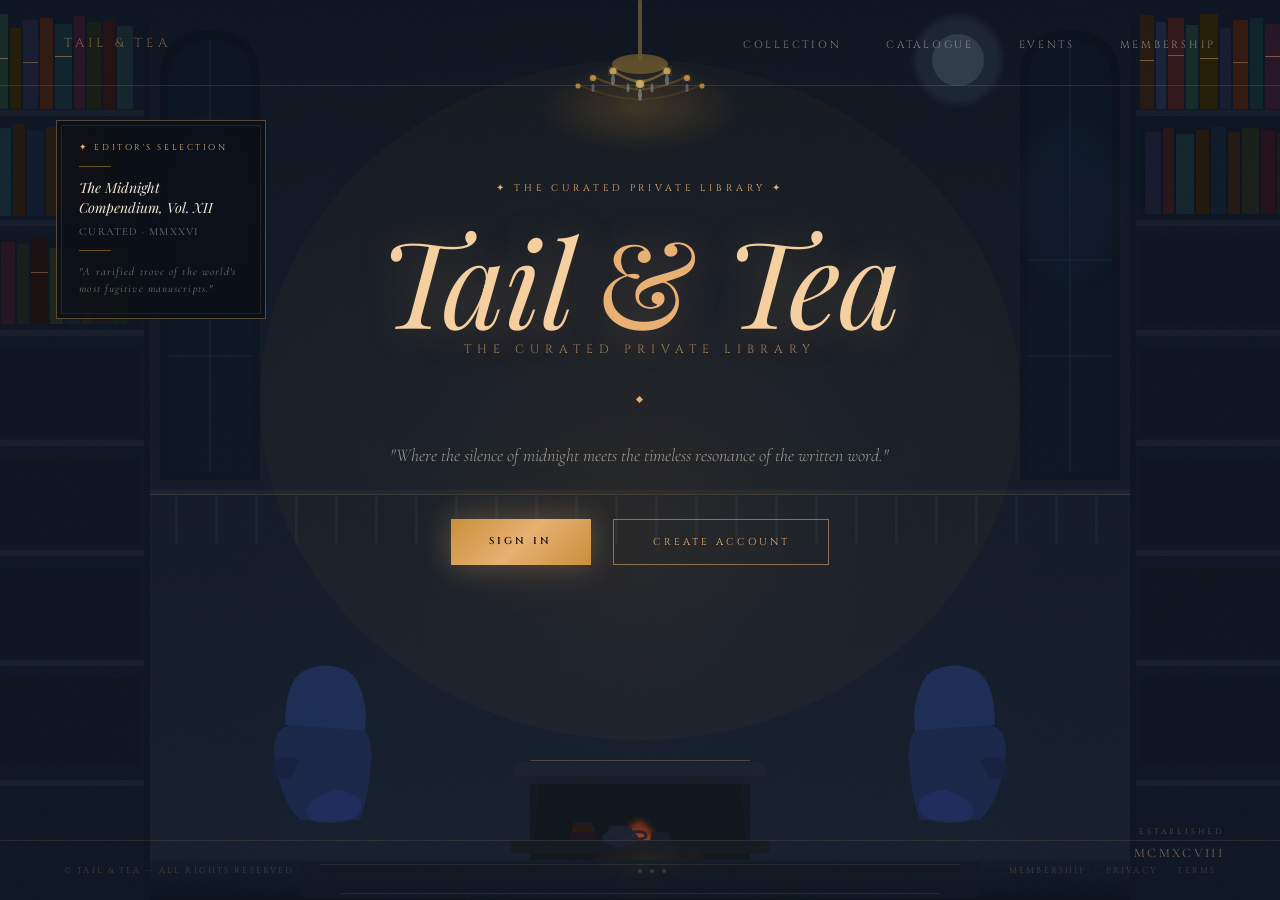
<file: index.html>
<!DOCTYPE html>
<html lang="en">

<head>
    <meta charset="UTF-8" />
    <meta name="viewport" content="width=device-width, initial-scale=1.0" />
    <title>Tail & Tea — The Curated Private Library</title>
    <link rel="preconnect" href="https://fonts.googleapis.com" />
    <link rel="preconnect" href="https://fonts.gstatic.com" crossorigin />
    <link
        href="https://fonts.googleapis.com/css2?family=Playfair+Display:ital,wght@0,400;0,700;1,400;1,700&family=Cormorant+Garamond:ital,wght@0,300;0,400;1,300;1,400&family=EB+Garamond:ital,wght@0,400;1,400&family=Cinzel:wght@400;600&display=swap"
        rel="stylesheet" />
    <style>
        *,
        *::before,
        *::after {
            box-sizing: border-box;
            margin: 0;
            padding: 0;
        }

        :root {
            --navy: #0A0E14;
            --navy2: #0f1520;
            --mid: #1B2735;
            --gold: #E8B072;
            --gold2: #c8903a;
            --gold3: #f5cfa0;
            --cream: #f0e6d0;
            --muted: rgba(232, 176, 114, 0.45);
            --glass: rgba(10, 14, 20, 0.72);
        }

        html,
        body {
            width: 100%;
            min-height: 100vh;
            background: var(--navy);
            color: var(--cream);
            font-family: 'EB Garamond', serif;
            overflow-x: hidden;
        }

        /* ── LIBRARY BACKGROUND ── */
        .scene {
            position: relative;
            min-height: 100vh;
            display: flex;
            flex-direction: column;
            align-items: center;
            overflow: hidden;
            background:
                radial-gradient(ellipse 60% 55% at 50% 38%, rgba(232, 160, 50, 0.13) 0%, transparent 70%),
                radial-gradient(ellipse 100% 60% at 50% 100%, rgba(27, 39, 53, 0.9) 0%, transparent 70%),
                linear-gradient(180deg, #060A10 0%, #0D1520 35%, #111926 65%, #08111C 100%);
        }

        /* SVG library illustration layered behind */
        .library-svg {
            position: absolute;
            inset: 0;
            width: 100%;
            height: 100%;
            pointer-events: none;
            opacity: 0.88;
        }

        /* Grain overlay */
        .scene::after {
            content: '';
            position: absolute;
            inset: 0;
            background-image: url("data:image/svg+xml,%3Csvg xmlns='http://www.w3.org/2000/svg' width='200' height='200'%3E%3Cfilter id='n'%3E%3CfeTurbulence type='fractalNoise' baseFrequency='0.75' numOctaves='4' stitchTiles='stitch'/%3E%3C/filter%3E%3Crect width='200' height='200' filter='url(%23n)' opacity='0.04'/%3E%3C/svg%3E");
            pointer-events: none;
            z-index: 1;
        }

        /* ── HEADER / NAV ── */
        nav {
            position: relative;
            z-index: 10;
            width: 100%;
            display: flex;
            justify-content: space-between;
            align-items: center;
            padding: 2rem 4rem;
            border-bottom: 0.5px solid rgba(232, 176, 114, 0.15);
        }

        .nav-wordmark {
            font-family: 'Cinzel', serif;
            font-size: 13px;
            letter-spacing: 0.32em;
            color: var(--muted);
            text-transform: uppercase;
        }

        .nav-links {
            display: flex;
            gap: 2.8rem;
            list-style: none;
        }

        .nav-links a {
            font-family: 'Cinzel', serif;
            font-size: 10.5px;
            letter-spacing: 0.26em;
            color: rgba(240, 230, 208, 0.5);
            text-decoration: none;
            text-transform: uppercase;
            transition: color 0.3s;
        }

        .nav-links a:hover {
            color: var(--gold);
        }

        /* ── EDITOR'S SELECTION CARD (top-left) ── */
        .editor-card {
            position: absolute;
            top: 7.5rem;
            left: 3.5rem;
            z-index: 10;
            width: 210px;
            border: 0.5px solid rgba(232, 176, 114, 0.35);
            background: var(--glass);
            padding: 1.3rem 1.4rem;
            backdrop-filter: blur(4px);
            animation: fadeSlideLeft 1.4s ease 0.6s both;
        }

        .editor-card::before {
            content: '';
            position: absolute;
            inset: 4px;
            border: 0.5px solid rgba(232, 176, 114, 0.12);
            pointer-events: none;
        }

        .editor-label {
            font-family: 'Cinzel', serif;
            font-size: 8.5px;
            letter-spacing: 0.3em;
            color: var(--gold);
            text-transform: uppercase;
            margin-bottom: 0.8rem;
        }

        .editor-title {
            font-family: 'Playfair Display', serif;
            font-size: 14px;
            font-style: italic;
            color: var(--cream);
            margin-bottom: 0.5rem;
            line-height: 1.4;
        }

        .editor-meta {
            font-family: 'Cormorant Garamond', serif;
            font-size: 11px;
            color: rgba(240, 230, 208, 0.45);
            letter-spacing: 0.1em;
        }

        .editor-divider {
            width: 32px;
            height: 0.5px;
            background: var(--gold2);
            margin: 0.75rem 0;
            opacity: 0.5;
        }

        /* ── HERO CENTER ── */
        .hero {
            position: relative;
            z-index: 10;
            display: flex;
            flex-direction: column;
            align-items: center;
            text-align: center;
            padding: 6rem 2rem 4rem;
            flex: 1;
        }

        .overline {
            font-family: 'Cinzel', serif;
            font-size: 9.5px;
            letter-spacing: 0.42em;
            color: var(--gold);
            text-transform: uppercase;
            margin-bottom: 1.8rem;
            opacity: 0;
            animation: fadeUp 1s ease 0.3s forwards;
        }

        .brand-title {
            font-family: 'Playfair Display', serif;
            font-size: clamp(72px, 10vw, 120px);
            font-style: italic;
            font-weight: 400;
            color: var(--gold3);
            line-height: 0.92;
            letter-spacing: -0.01em;
            margin-bottom: 0.4rem;
            opacity: 0;
            animation: fadeUp 1.1s ease 0.5s forwards;
            text-shadow: 0 2px 40px rgba(232, 176, 114, 0.25);
        }

        .brand-amp {
            color: var(--gold);
            font-style: normal;
        }

        .sub-headline {
            font-family: 'Cinzel', serif;
            font-size: clamp(9px, 1.2vw, 12px);
            letter-spacing: 0.5em;
            color: rgba(232, 176, 114, 0.65);
            text-transform: uppercase;
            margin-bottom: 2.5rem;
            opacity: 0;
            animation: fadeUp 1.1s ease 0.75s forwards;
        }

        .ornament {
            display: flex;
            align-items: center;
            gap: 1rem;
            margin-bottom: 2.4rem;
            opacity: 0;
            animation: fadeUp 1s ease 0.9s forwards;
        }

        .ornament-line {
            width: 60px;
            height: 0.5px;
            background: linear-gradient(90deg, transparent, var(--gold2));
        }

        .ornament-line.right {
            background: linear-gradient(90deg, var(--gold2), transparent);
        }

        .ornament-diamond {
            width: 5px;
            height: 5px;
            background: var(--gold);
            transform: rotate(45deg);
        }

        .motto {
            font-family: 'Cormorant Garamond', serif;
            font-size: clamp(14px, 1.6vw, 18px);
            font-style: italic;
            font-weight: 300;
            color: rgba(240, 230, 208, 0.62);
            max-width: 520px;
            line-height: 1.7;
            margin-bottom: 3rem;
            opacity: 0;
            animation: fadeUp 1s ease 1.05s forwards;
        }

        /* ── BUTTONS ── */
        .btn-group {
            display: flex;
            gap: 1.4rem;
            margin-bottom: 4rem;
            opacity: 0;
            animation: fadeUp 1s ease 1.2s forwards;
        }

        .btn {
            font-family: 'Cinzel', serif;
            font-size: 10px;
            letter-spacing: 0.3em;
            text-transform: uppercase;
            padding: 0.95rem 2.4rem;
            border: none;
            cursor: pointer;
            text-decoration: none;
            transition: all 0.35s ease;
            display: inline-block;
        }

        .btn-solid {
            background: linear-gradient(135deg, #c8903a 0%, #e8b072 50%, #c8903a 100%);
            color: #0A0E14;
            font-weight: 600;
            box-shadow: 0 0 28px rgba(232, 176, 114, 0.28), 0 0 60px rgba(232, 176, 114, 0.1);
        }

        .btn-solid:hover {
            box-shadow: 0 0 40px rgba(232, 176, 114, 0.45), 0 0 80px rgba(232, 176, 114, 0.2);
            transform: translateY(-1px);
        }

        .btn-ghost {
            background: transparent;
            color: var(--gold);
            border: 0.5px solid rgba(232, 176, 114, 0.55);
        }

        .btn-ghost:hover {
            background: rgba(232, 176, 114, 0.07);
            border-color: var(--gold);
        }

        /* ── ESTABLISHED (bottom right) ── */
        .established {
            position: absolute;
            bottom: 2.4rem;
            right: 3.5rem;
            z-index: 10;
            text-align: right;
            opacity: 0;
            animation: fadeSlideRight 1.4s ease 1.4s both;
        }

        .est-label {
            font-family: 'Cinzel', serif;
            font-size: 8px;
            letter-spacing: 0.35em;
            color: rgba(232, 176, 114, 0.35);
            text-transform: uppercase;
            display: block;
            margin-bottom: 0.25rem;
        }

        .est-numeral {
            font-family: 'Cormorant Garamond', serif;
            font-size: 13px;
            letter-spacing: 0.18em;
            color: rgba(232, 176, 114, 0.5);
        }

        /* ── CANDLE GLOW ── */
        .candle-glow {
            position: absolute;
            top: 30%;
            left: 50%;
            transform: translateX(-50%);
            width: 500px;
            height: 500px;
            background: radial-gradient(ellipse, rgba(232, 140, 40, 0.06) 0%, transparent 70%);
            pointer-events: none;
            z-index: 2;
            animation: flicker 4s ease-in-out infinite;
        }

        @keyframes flicker {

            0%,
            100% {
                opacity: 1;
                transform: translateX(-50%) scale(1);
            }

            33% {
                opacity: 0.85;
                transform: translateX(-50%) scale(1.04);
            }

            66% {
                opacity: 0.92;
                transform: translateX(-50%) scale(0.97);
            }
        }

        /* ── FOOTER STRIP ── */
        footer {
            position: relative;
            z-index: 10;
            width: 100%;
            padding: 1.5rem 4rem;
            border-top: 0.5px solid rgba(232, 176, 114, 0.12);
            display: flex;
            justify-content: space-between;
            align-items: center;
        }

        .footer-copy {
            font-family: 'Cinzel', serif;
            font-size: 8.5px;
            letter-spacing: 0.25em;
            color: rgba(232, 176, 114, 0.25);
            text-transform: uppercase;
        }

        .footer-dots {
            display: flex;
            gap: 8px;
        }

        .footer-dot {
            width: 4px;
            height: 4px;
            background: rgba(232, 176, 114, 0.2);
            border-radius: 50%;
        }

        /* ── ANIMATIONS ── */
        @keyframes fadeUp {
            from {
                opacity: 0;
                transform: translateY(18px);
            }

            to {
                opacity: 1;
                transform: translateY(0);
            }
        }

        @keyframes fadeSlideLeft {
            from {
                opacity: 0;
                transform: translateX(-20px);
            }

            to {
                opacity: 1;
                transform: translateX(0);
            }
        }

        @keyframes fadeSlideRight {
            from {
                opacity: 0;
                transform: translateX(20px);
            }

            to {
                opacity: 1;
                transform: translateX(0);
            }
        }
    </style>
</head>

<body>

    <div class="scene">

        <!-- ── SVG LIBRARY ILLUSTRATION ── -->
        <svg class="library-svg" viewBox="0 0 1440 900" preserveAspectRatio="xMidYMid slice"
            xmlns="http://www.w3.org/2000/svg">
            <defs>
                <radialGradient id="chanGlow" cx="50%" cy="42%" r="28%">
                    <stop offset="0%" stop-color="#E8A030" stop-opacity="0.22" />
                    <stop offset="100%" stop-color="#E8A030" stop-opacity="0" />
                </radialGradient>
                <radialGradient id="moonGlow" cx="72%" cy="8%" r="18%">
                    <stop offset="0%" stop-color="#8BB4D8" stop-opacity="0.18" />
                    <stop offset="100%" stop-color="#8BB4D8" stop-opacity="0" />
                </radialGradient>
                <radialGradient id="fireGlow" cx="50%" cy="92%" r="20%">
                    <stop offset="0%" stop-color="#E06020" stop-opacity="0.20" />
                    <stop offset="100%" stop-color="#E06020" stop-opacity="0" />
                </radialGradient>
                <linearGradient id="floorGrad" x1="0" y1="0" x2="0" y2="1">
                    <stop offset="0%" stop-color="#0f1a28" />
                    <stop offset="100%" stop-color="#060e18" />
                </linearGradient>
                <linearGradient id="wallGrad" x1="0" y1="0" x2="0" y2="1">
                    <stop offset="0%" stop-color="#0c1420" />
                    <stop offset="100%" stop-color="#141e2e" />
                </linearGradient>
                <filter id="blur8">
                    <feGaussianBlur stdDeviation="8" />
                </filter>
                <filter id="blur3">
                    <feGaussianBlur stdDeviation="3" />
                </filter>
                <filter id="glow6">
                    <feGaussianBlur stdDeviation="6" result="blur" />
                    <feMerge>
                        <feMergeNode in="blur" />
                        <feMergeNode in="SourceGraphic" />
                    </feMerge>
                </filter>
            </defs>

            <!-- Ambient background -->
            <rect width="1440" height="900" fill="url(#wallGrad)" />

            <!-- Moon atmosphere (top right) -->
            <ellipse cx="1040" cy="80" rx="260" ry="160" fill="url(#moonGlow)" />
            <!-- Moon disk -->
            <circle cx="1038" cy="60" r="44" fill="#8AB2CC" opacity="0.12" filter="url(#blur3)" />
            <circle cx="1038" cy="60" r="26" fill="#C8DCF0" opacity="0.14" />

            <!-- Arched windows (2) -->
            <!-- Window left -->
            <path d="M240,80 Q240,30 290,30 Q340,30 340,80 L340,480 L240,480 Z" fill="#060E1A" opacity="0.6" />
            <path d="M248,85 Q248,40 290,40 Q332,40 332,85 L332,472 L248,472 Z" fill="#0A1628" opacity="0.5" />
            <!-- Window panes left -->
            <line x1="290" y1="40" x2="290" y2="472" stroke="#1B2E44" stroke-width="1" opacity="0.7" />
            <line x1="248" y1="260" x2="332" y2="260" stroke="#1B2E44" stroke-width="1" opacity="0.7" />
            <line x1="248" y1="356" x2="332" y2="356" stroke="#1B2E44" stroke-width="1" opacity="0.7" />
            <!-- Moon glow through left window -->
            <ellipse cx="290" cy="200" rx="50" ry="80" fill="#1A3055" opacity="0.18" filter="url(#blur8)" />

            <!-- Window right -->
            <path d="M1100,80 Q1100,30 1150,30 Q1200,30 1200,80 L1200,480 L1100,480 Z" fill="#060E1A" opacity="0.6" />
            <path d="M1108,85 Q1108,40 1150,40 Q1192,40 1192,85 L1192,472 L1108,472 Z" fill="#0A1628" opacity="0.5" />
            <line x1="1150" y1="40" x2="1150" y2="472" stroke="#1B2E44" stroke-width="1" opacity="0.7" />
            <line x1="1108" y1="260" x2="1192" y2="260" stroke="#1B2E44" stroke-width="1" opacity="0.7" />
            <line x1="1108" y1="356" x2="1192" y2="356" stroke="#1B2E44" stroke-width="1" opacity="0.7" />
            <ellipse cx="1150" cy="200" rx="50" ry="80" fill="#1A3055" opacity="0.14" filter="url(#blur8)" />

            <!-- Bookshelf columns — left wall -->
            <!-- Shelf backs -->
            <rect x="0" y="0" width="230" height="900" fill="#0a1220" opacity="0.95" />
            <rect x="6" y="0" width="218" height="900" fill="#0c1524" opacity="0.9" />
            <!-- Shelf planks left -->
            <rect x="6" y="110" width="218" height="6" rx="1" fill="#1a2030" opacity="0.8" />
            <rect x="6" y="220" width="218" height="6" rx="1" fill="#1a2030" opacity="0.8" />
            <rect x="6" y="330" width="218" height="6" rx="1" fill="#1a2030" opacity="0.8" />
            <rect x="6" y="440" width="218" height="6" rx="1" fill="#1a2030" opacity="0.8" />
            <rect x="6" y="550" width="218" height="6" rx="1" fill="#1a2030" opacity="0.8" />
            <rect x="6" y="660" width="218" height="6" rx="1" fill="#1a2030" opacity="0.8" />
            <rect x="6" y="780" width="218" height="6" rx="1" fill="#1a2030" opacity="0.8" />

            <!-- Books left shelf row 1 -->
            <rect x="10" y="15" width="14" height="94" rx="1" fill="#2C1A0E" opacity="0.9" />
            <rect x="26" y="22" width="10" height="87" rx="1" fill="#4A2010" opacity="0.85" />
            <rect x="38" y="18" width="16" height="91" rx="1" fill="#1B2840" opacity="0.9" />
            <rect x="56" y="25" width="12" height="84" rx="1" fill="#3A1818" opacity="0.85" />
            <rect x="70" y="14" width="18" height="95" rx="1" fill="#18302A" opacity="0.9" />
            <rect x="90" y="28" width="11" height="81" rx="1" fill="#2A2000" opacity="0.85" />
            <rect x="103" y="20" width="15" height="89" rx="1" fill="#1C1C36" opacity="0.9" />
            <rect x="120" y="18" width="13" height="91" rx="1" fill="#3C1A0C" opacity="0.85" />
            <rect x="135" y="24" width="17" height="85" rx="1" fill="#0E2830" opacity="0.9" />
            <rect x="154" y="16" width="11" height="93" rx="1" fill="#2E1428" opacity="0.85" />
            <rect x="167" y="22" width="14" height="87" rx="1" fill="#1A2010" opacity="0.9" />
            <rect x="183" y="19" width="12" height="90" rx="1" fill="#281010" opacity="0.85" />
            <rect x="197" y="26" width="16" height="83" rx="1" fill="#142830" opacity="0.9" />

            <!-- Gold spine accents left row 1 -->
            <rect x="10" y="60" width="14" height="1" fill="#E8B072" opacity="0.5" />
            <rect x="38" y="55" width="16" height="1" fill="#E8B072" opacity="0.45" />
            <rect x="70" y="58" width="18" height="1" fill="#E8B072" opacity="0.5" />
            <rect x="103" y="62" width="15" height="1" fill="#E8B072" opacity="0.4" />
            <rect x="135" y="56" width="17" height="1" fill="#E8B072" opacity="0.5" />

            <!-- Books left row 2 (125-218) -->
            <rect x="10" y="128" width="16" height="88" rx="1" fill="#1E2A12" opacity="0.9" />
            <rect x="28" y="133" width="11" height="83" rx="1" fill="#302018" opacity="0.85" />
            <rect x="41" y="126" width="18" height="90" rx="1" fill="#1A1A30" opacity="0.9" />
            <rect x="61" y="131" width="13" height="85" rx="1" fill="#2E1418" opacity="0.85" />
            <rect x="76" y="128" width="15" height="88" rx="1" fill="#122830" opacity="0.9" />
            <rect x="93" y="124" width="12" height="92" rx="1" fill="#2A1808" opacity="0.85" />
            <rect x="107" y="130" width="17" height="86" rx="1" fill="#0E1C2E" opacity="0.9" />
            <rect x="126" y="127" width="14" height="89" rx="1" fill="#281A10" opacity="0.85" />
            <rect x="142" y="132" width="11" height="84" rx="1" fill="#1C2018" opacity="0.9" />
            <rect x="155" y="126" width="16" height="90" rx="1" fill="#2A0E18" opacity="0.85" />
            <rect x="173" y="129" width="13" height="87" rx="1" fill="#141E10" opacity="0.9" />
            <rect x="188" y="133" width="14" height="83" rx="1" fill="#200C08" opacity="0.85" />

            <!-- Rows 3-6 left (abbreviated, same pattern) -->
            <rect x="10" y="238" width="210" height="88" rx="0" fill="#0a1018" opacity="0.4" />
            <rect x="10" y="348" width="210" height="88" rx="0" fill="#0a1018" opacity="0.35" />
            <rect x="10" y="458" width="210" height="88" rx="0" fill="#0a1018" opacity="0.4" />
            <rect x="10" y="568" width="210" height="88" rx="0" fill="#0a1018" opacity="0.35" />
            <rect x="10" y="678" width="210" height="88" rx="0" fill="#0a1018" opacity="0.4" />
            <!-- Individual books rows 3+ left, abbreviated -->
            <rect x="15" y="242" width="13" height="82" rx="1" fill="#1E1410" opacity="0.9" />
            <rect x="30" y="248" width="18" height="76" rx="1" fill="#1A2C1A" opacity="0.9" />
            <rect x="50" y="240" width="11" height="84" rx="1" fill="#281C04" opacity="0.9" />
            <rect x="63" y="246" width="16" height="78" rx="1" fill="#10182A" opacity="0.9" />
            <rect x="81" y="242" width="14" height="82" rx="1" fill="#2C1220" opacity="0.9" />
            <rect x="97" y="244" width="12" height="80" rx="1" fill="#142018" opacity="0.9" />
            <rect x="111" y="238" width="17" height="86" rx="1" fill="#1E0C0C" opacity="0.9" />
            <rect x="130" y="248" width="13" height="76" rx="1" fill="#20281A" opacity="0.9" />
            <rect x="145" y="243" width="15" height="81" rx="1" fill="#0C1C28" opacity="0.9" />
            <rect x="162" y="245" width="11" height="79" rx="1" fill="#241810" opacity="0.9" />
            <rect x="175" y="240" width="16" height="84" rx="1" fill="#181418" opacity="0.9" />
            <rect x="193" y="244" width="14" height="80" rx="1" fill="#0E2010" opacity="0.9" />
            <!-- Gold accents row 3 -->
            <rect x="30" y="275" width="18" height="1" fill="#E8B072" opacity="0.4" />
            <rect x="63" y="268" width="16" height="1" fill="#E8B072" opacity="0.45" />
            <rect x="111" y="272" width="17" height="1" fill="#E8B072" opacity="0.4" />

            <!-- Bookshelf columns — right wall (mirror) -->
            <rect x="1210" y="0" width="230" height="900" fill="#0a1220" opacity="0.95" />
            <rect x="1216" y="0" width="218" height="900" fill="#0c1524" opacity="0.9" />
            <rect x="1216" y="110" width="218" height="6" rx="1" fill="#1a2030" opacity="0.8" />
            <rect x="1216" y="220" width="218" height="6" rx="1" fill="#1a2030" opacity="0.8" />
            <rect x="1216" y="330" width="218" height="6" rx="1" fill="#1a2030" opacity="0.8" />
            <rect x="1216" y="440" width="218" height="6" rx="1" fill="#1a2030" opacity="0.8" />
            <rect x="1216" y="550" width="218" height="6" rx="1" fill="#1a2030" opacity="0.8" />
            <rect x="1216" y="660" width="218" height="6" rx="1" fill="#1a2030" opacity="0.8" />
            <rect x="1216" y="780" width="218" height="6" rx="1" fill="#1a2030" opacity="0.8" />

            <!-- Books right row 1 (mirrored) -->
            <rect x="1220" y="15" width="14" height="94" rx="1" fill="#2C1A0E" opacity="0.9" />
            <rect x="1236" y="22" width="10" height="87" rx="1" fill="#1B2840" opacity="0.85" />
            <rect x="1248" y="18" width="16" height="91" rx="1" fill="#3A1818" opacity="0.9" />
            <rect x="1266" y="25" width="12" height="84" rx="1" fill="#18302A" opacity="0.85" />
            <rect x="1280" y="14" width="18" height="95" rx="1" fill="#2A2000" opacity="0.9" />
            <rect x="1300" y="28" width="11" height="81" rx="1" fill="#1C1C36" opacity="0.85" />
            <rect x="1313" y="20" width="15" height="89" rx="1" fill="#3C1A0C" opacity="0.9" />
            <rect x="1330" y="18" width="13" height="91" rx="1" fill="#0E2830" opacity="0.85" />
            <rect x="1345" y="24" width="17" height="85" rx="1" fill="#2E1428" opacity="0.9" />
            <rect x="1364" y="16" width="11" height="93" rx="1" fill="#1A2010" opacity="0.85" />
            <rect x="1377" y="22" width="14" height="87" rx="1" fill="#281010" opacity="0.9" />
            <rect x="1393" y="19" width="12" height="90" rx="1" fill="#142830" opacity="0.85" />
            <rect x="1407" y="26" width="16" height="83" rx="1" fill="#2C1A0E" opacity="0.9" />
            <rect x="1220" y="60" width="14" height="1" fill="#E8B072" opacity="0.5" />
            <rect x="1248" y="55" width="16" height="1" fill="#E8B072" opacity="0.45" />
            <rect x="1280" y="58" width="18" height="1" fill="#E8B072" opacity="0.5" />
            <rect x="1313" y="62" width="15" height="1" fill="#E8B072" opacity="0.4" />
            <rect x="1345" y="56" width="17" height="1" fill="#E8B072" opacity="0.5" />
            <!-- Right rows 2+ abbreviated -->
            <rect x="1220" y="128" width="210" height="88" rx="0" fill="#0a1018" opacity="0.4" />
            <rect x="1220" y="238" width="210" height="88" rx="0" fill="#0a1018" opacity="0.35" />
            <rect x="1220" y="348" width="210" height="88" rx="0" fill="#0a1018" opacity="0.4" />
            <rect x="1220" y="458" width="210" height="88" rx="0" fill="#0a1018" opacity="0.35" />
            <rect x="1220" y="568" width="210" height="88" rx="0" fill="#0a1018" opacity="0.4" />
            <rect x="1220" y="678" width="210" height="88" rx="0" fill="#0a1018" opacity="0.35" />
            <!-- Individual books right rows abbreviated -->
            <rect x="1225" y="132" width="16" height="82" rx="1" fill="#1A1A30" opacity="0.9" />
            <rect x="1243" y="128" width="11" height="86" rx="1" fill="#2E1418" opacity="0.9" />
            <rect x="1256" y="134" width="18" height="80" rx="1" fill="#122830" opacity="0.9" />
            <rect x="1276" y="130" width="13" height="84" rx="1" fill="#2A1808" opacity="0.9" />
            <rect x="1291" y="127" width="15" height="87" rx="1" fill="#0E1C2E" opacity="0.9" />
            <rect x="1308" y="132" width="12" height="82" rx="1" fill="#281A10" opacity="0.9" />
            <rect x="1322" y="128" width="17" height="86" rx="1" fill="#1C2018" opacity="0.9" />
            <rect x="1341" y="130" width="14" height="84" rx="1" fill="#2A0E18" opacity="0.9" />
            <rect x="1357" y="133" width="11" height="81" rx="1" fill="#141E10" opacity="0.9" />
            <rect x="1370" y="126" width="16" height="88" rx="1" fill="#200C08" opacity="0.9" />
            <rect x="1388" y="129" width="13" height="85" rx="1" fill="#1E2A12" opacity="0.9" />
            <rect x="1403" y="133" width="14" height="81" rx="1" fill="#0E2010" opacity="0.9" />

            <!-- Upper gallery railing -->
            <rect x="230" y="490" width="980" height="4" rx="0" fill="#1a2535" opacity="0.8" />
            <rect x="230" y="494" width="980" height="1" rx="0" fill="#E8B072" opacity="0.18" />
            <!-- Railing balusters -->
            <rect x="255" y="494" width="3" height="50" rx="1" fill="#1a2535" opacity="0.8" />
            <rect x="295" y="494" width="3" height="50" rx="1" fill="#1a2535" opacity="0.8" />
            <rect x="335" y="494" width="3" height="50" rx="1" fill="#1a2535" opacity="0.8" />
            <rect x="375" y="494" width="3" height="50" rx="1" fill="#1a2535" opacity="0.8" />
            <rect x="415" y="494" width="3" height="50" rx="1" fill="#1a2535" opacity="0.8" />
            <rect x="455" y="494" width="3" height="50" rx="1" fill="#1a2535" opacity="0.8" />
            <rect x="495" y="494" width="3" height="50" rx="1" fill="#1a2535" opacity="0.8" />
            <rect x="535" y="494" width="3" height="50" rx="1" fill="#1a2535" opacity="0.8" />
            <rect x="575" y="494" width="3" height="50" rx="1" fill="#1a2535" opacity="0.8" />
            <rect x="615" y="494" width="3" height="50" rx="1" fill="#1a2535" opacity="0.8" />
            <rect x="655" y="494" width="3" height="50" rx="1" fill="#1a2535" opacity="0.8" />
            <rect x="695" y="494" width="3" height="50" rx="1" fill="#1a2535" opacity="0.8" />
            <rect x="735" y="494" width="3" height="50" rx="1" fill="#1a2535" opacity="0.8" />
            <rect x="775" y="494" width="3" height="50" rx="1" fill="#1a2535" opacity="0.8" />
            <rect x="815" y="494" width="3" height="50" rx="1" fill="#1a2535" opacity="0.8" />
            <rect x="855" y="494" width="3" height="50" rx="1" fill="#1a2535" opacity="0.8" />
            <rect x="895" y="494" width="3" height="50" rx="1" fill="#1a2535" opacity="0.8" />
            <rect x="935" y="494" width="3" height="50" rx="1" fill="#1a2535" opacity="0.8" />
            <rect x="975" y="494" width="3" height="50" rx="1" fill="#1a2535" opacity="0.8" />
            <rect x="1015" y="494" width="3" height="50" rx="1" fill="#1a2535" opacity="0.8" />
            <rect x="1055" y="494" width="3" height="50" rx="1" fill="#1a2535" opacity="0.8" />
            <rect x="1095" y="494" width="3" height="50" rx="1" fill="#1a2535" opacity="0.8" />
            <rect x="1135" y="494" width="3" height="50" rx="1" fill="#1a2535" opacity="0.8" />
            <rect x="1175" y="494" width="3" height="50" rx="1" fill="#1a2535" opacity="0.8" />

            <!-- Central chandelier -->
            <!-- Main glow -->
            <ellipse cx="720" cy="120" rx="180" ry="80" fill="url(#chanGlow)" />
            <!-- Chandelier chain -->
            <rect x="718" y="0" width="4" height="60" rx="1" fill="#8a7040" opacity="0.7" />
            <!-- Chandelier crown -->
            <ellipse cx="720" cy="64" rx="28" ry="10" fill="#7a6030" opacity="0.8" />
            <!-- Chandelier arms -->
            <path d="M692,70 Q706,80 720,82 Q734,80 748,70" stroke="#8a7040" stroke-width="2.5" fill="none"
                opacity="0.8" />
            <path d="M672,76 Q696,88 720,90 Q744,88 768,76" stroke="#6a5028" stroke-width="2" fill="none"
                opacity="0.7" />
            <path d="M656,84 Q688,98 720,100 Q752,98 784,84" stroke="#5a4020" stroke-width="1.5" fill="none"
                opacity="0.6" />
            <!-- Candle tips -->
            <circle cx="693" cy="71" r="3.5" fill="#E8C060" opacity="0.9" filter="url(#glow6)" />
            <circle cx="747" cy="71" r="3.5" fill="#E8C060" opacity="0.9" filter="url(#glow6)" />
            <circle cx="673" cy="78" r="3" fill="#E8B050" opacity="0.85" filter="url(#glow6)" />
            <circle cx="767" cy="78" r="3" fill="#E8B050" opacity="0.85" filter="url(#glow6)" />
            <circle cx="658" cy="86" r="2.5" fill="#E8A840" opacity="0.8" filter="url(#glow6)" />
            <circle cx="782" cy="86" r="2.5" fill="#E8A840" opacity="0.8" filter="url(#glow6)" />
            <circle cx="720" cy="84" r="4" fill="#F0D070" opacity="0.9" filter="url(#glow6)" />
            <!-- Chandelier crystals (teardrop shapes) -->
            <ellipse cx="693" cy="80" rx="2" ry="5" fill="#B8D8F0" opacity="0.45" />
            <ellipse cx="747" cy="80" rx="2" ry="5" fill="#B8D8F0" opacity="0.45" />
            <ellipse cx="708" cy="88" rx="1.5" ry="4.5" fill="#C0D8E8" opacity="0.4" />
            <ellipse cx="732" cy="88" rx="1.5" ry="4.5" fill="#C0D8E8" opacity="0.4" />
            <ellipse cx="720" cy="95" rx="2" ry="6" fill="#B0D0E8" opacity="0.5" />
            <ellipse cx="673" cy="88" rx="1.5" ry="4" fill="#B8D8F0" opacity="0.35" />
            <ellipse cx="767" cy="88" rx="1.5" ry="4" fill="#B8D8F0" opacity="0.35" />

            <!-- Fireplace at bottom center -->
            <rect x="610" y="770" width="220" height="130" rx="4" fill="#0e1620" opacity="0.95" />
            <path d="M620,775 Q720,760 820,775 L830,900 L610,900 Z" fill="#0c1318" opacity="0.9" />
            <!-- Mantel -->
            <rect x="595" y="762" width="250" height="14" rx="1" fill="#1a2030" opacity="0.9" />
            <rect x="600" y="776" width="240" height="8" rx="0" fill="#141c28" opacity="0.9" />
            <!-- Fire glow -->
            <ellipse cx="720" cy="870" rx="90" ry="40" fill="url(#fireGlow)" />
            <!-- Fire shapes -->
            <path
                d="M665,875 Q680,840 695,855 Q700,830 720,820 Q735,830 740,848 Q755,835 760,855 Q775,838 785,860 Q800,870 775,875 Z"
                fill="#D04010" opacity="0.65" filter="url(#blur3)" />
            <path d="M680,878 Q695,848 708,858 Q715,838 720,832 Q730,840 736,856 Q748,844 758,860 Q770,868 745,876 Z"
                fill="#E86020" opacity="0.7" filter="url(#blur3)" />
            <path d="M695,880 Q706,858 714,864 Q720,845 726,856 Q734,846 742,862 Q752,872 720,880 Z" fill="#F0A020"
                opacity="0.75" filter="url(#blur3)" />
            <!-- Andirons -->
            <rect x="695" y="870" width="6" height="20" rx="2" fill="#2a3040" opacity="0.8" />
            <rect x="739" y="870" width="6" height="20" rx="2" fill="#2a3040" opacity="0.8" />
            <!-- Mantel ornament line -->
            <rect x="610" y="760" width="220" height="1" fill="#E8B072" opacity="0.3" />

            <!-- Velvet armchairs (left) -->
            <path
                d="M380,820 Q360,800 355,760 Q350,730 370,725 L420,722 Q440,720 445,730 Q455,745 450,770 Q448,800 440,820 Z"
                fill="#1a2850" opacity="0.9" />
            <!-- Chair back left -->
            <path d="M365,725 Q365,680 385,670 Q405,662 420,668 Q435,672 440,688 Q448,706 445,730 Z" fill="#1e3060"
                opacity="0.9" />
            <!-- Chair arm left -->
            <path d="M380,760 Q370,755 360,758 Q350,762 352,775 Q358,780 370,778 Z" fill="#16203e" opacity="0.9" />
            <!-- Chair cushion highlight left -->
            <path d="M385,810 Q395,795 415,790 Q430,790 440,800 Q445,812 430,820 Q408,826 390,820 Z" fill="#243070"
                opacity="0.6" />

            <!-- Velvet armchairs (right) -->
            <path
                d="M1060,820 Q1080,800 1085,760 Q1090,730 1070,725 L1020,722 Q1000,720 995,730 Q985,745 990,770 Q992,800 1000,820 Z"
                fill="#1a2850" opacity="0.9" />
            <path d="M1075,725 Q1075,680 1055,670 Q1035,662 1020,668 Q1005,672 1000,688 Q992,706 995,730 Z"
                fill="#1e3060" opacity="0.9" />
            <path d="M1060,760 Q1070,755 1080,758 Q1090,762 1088,775 Q1082,780 1070,778 Z" fill="#16203e"
                opacity="0.9" />
            <path d="M1055,810 Q1045,795 1025,790 Q1010,790 1000,800 Q995,812 1010,820 Q1032,826 1050,820 Z"
                fill="#243070" opacity="0.6" />

            <!-- Low table between chairs -->
            <rect x="590" y="840" width="260" height="14" rx="3" fill="#12181E" opacity="0.95" />
            <rect x="610" y="854" width="220" height="8" rx="0" fill="#0e1418" opacity="0.9" />
            <!-- Table items: teapot silhouette -->
            <ellipse cx="700" cy="838" rx="18" ry="9" fill="#1a2030" opacity="0.9" />
            <rect x="688" y="826" width="24" height="12" rx="4" fill="#1a2030" opacity="0.9" />
            <path d="M712,832 Q726,830 726,836 Q726,840 712,838" fill="none" stroke="#1a2030" stroke-width="3"
                opacity="0.9" />
            <!-- Teacup -->
            <ellipse cx="740" cy="840" rx="10" ry="5" fill="#141c28" opacity="0.9" />
            <rect x="731" y="832" width="19" height="8" rx="2" fill="#141c28" opacity="0.9" />
            <!-- Books stacked on table -->
            <rect x="650" y="832" width="26" height="8" rx="1" fill="#1c1018" opacity="0.9" />
            <rect x="652" y="826" width="22" height="6" rx="1" fill="#2a1808" opacity="0.9" />
            <rect x="654" y="822" width="18" height="4" rx="1" fill="#1a1828" opacity="0.9" />

            <!-- Floor / carpet -->
            <rect x="230" y="860" width="980" height="40" rx="0" fill="url(#floorGrad)" opacity="0.9" />
            <rect x="380" y="862" width="680" height="36" rx="2" fill="#0E1420" opacity="0.7" />
            <!-- Carpet ornament lines -->
            <rect x="400" y="864" width="640" height="1" fill="#E8B072" opacity="0.12" />
            <rect x="420" y="893" width="600" height="1" fill="#E8B072" opacity="0.12" />

            <!-- Ambient light overlay (central warm glow) -->
            <ellipse cx="720" cy="400" rx="380" ry="340" fill="rgba(232,144,40,0.04)" />
        </svg>

        <!-- Candle flicker glow -->
        <div class="candle-glow"></div>

        <!-- ── NAVIGATION ── -->
        <nav>
            <span class="nav-wordmark">Tail &amp; Tea</span>
            <ul class="nav-links">
                <li><a href="#">Collection</a></li>
                <li><a href="#">Catalogue</a></li>
                <li><a href="#">Events</a></li>
                <li><a href="#">Membership</a></li>
            </ul>
        </nav>

        <!-- ── EDITOR'S SELECTION CARD ── -->
        <div class="editor-card">
            <div class="editor-label">✦ Editor's Selection</div>
            <div class="editor-divider"></div>
            <div class="editor-title">The Midnight Compendium, Vol. XII</div>
            <div class="editor-meta">CURATED · MMXXVI</div>
            <div class="editor-divider"></div>
            <div class="editor-meta" style="font-style:italic; line-height:1.55;">
                "A rarified trove of the world's most fugitive manuscripts."
            </div>
        </div>

        <!-- ── HERO CONTENT ── -->
        <main class="hero">
            <p class="overline">✦ The Curated Private Library ✦</p>

            <h1 class="brand-title">
                Tail <span class="brand-amp">&amp;</span> Tea
            </h1>

            <p class="sub-headline">The Curated Private Library</p>

            <div class="ornament">
                <div class="ornament-line"></div>
                <div class="ornament-diamond"></div>
                <div class="ornament-line right"></div>
            </div>

            <p class="motto">
                "Where the silence of midnight meets the timeless resonance of the written word."
            </p>

            <div class="btn-group">
                <a href="#" class="btn btn-solid">Sign In</a>
                <a href="#" class="btn btn-ghost">Create Account</a>
            </div>
        </main>

        <!-- ── ESTABLISHED ── -->
        <div class="established">
            <span class="est-label">Established</span>
            <span class="est-numeral">MCMXCVIII</span>
        </div>

        <!-- ── FOOTER ── -->
        <footer>
            <span class="footer-copy">© Tail &amp; Tea — All Rights Reserved</span>
            <div class="footer-dots">
                <div class="footer-dot"></div>
                <div class="footer-dot"></div>
                <div class="footer-dot"></div>
            </div>
            <span class="footer-copy">Membership &nbsp;·&nbsp; Privacy &nbsp;·&nbsp; Terms</span>
        </footer>

    </div>

</body>

</html>
</file>
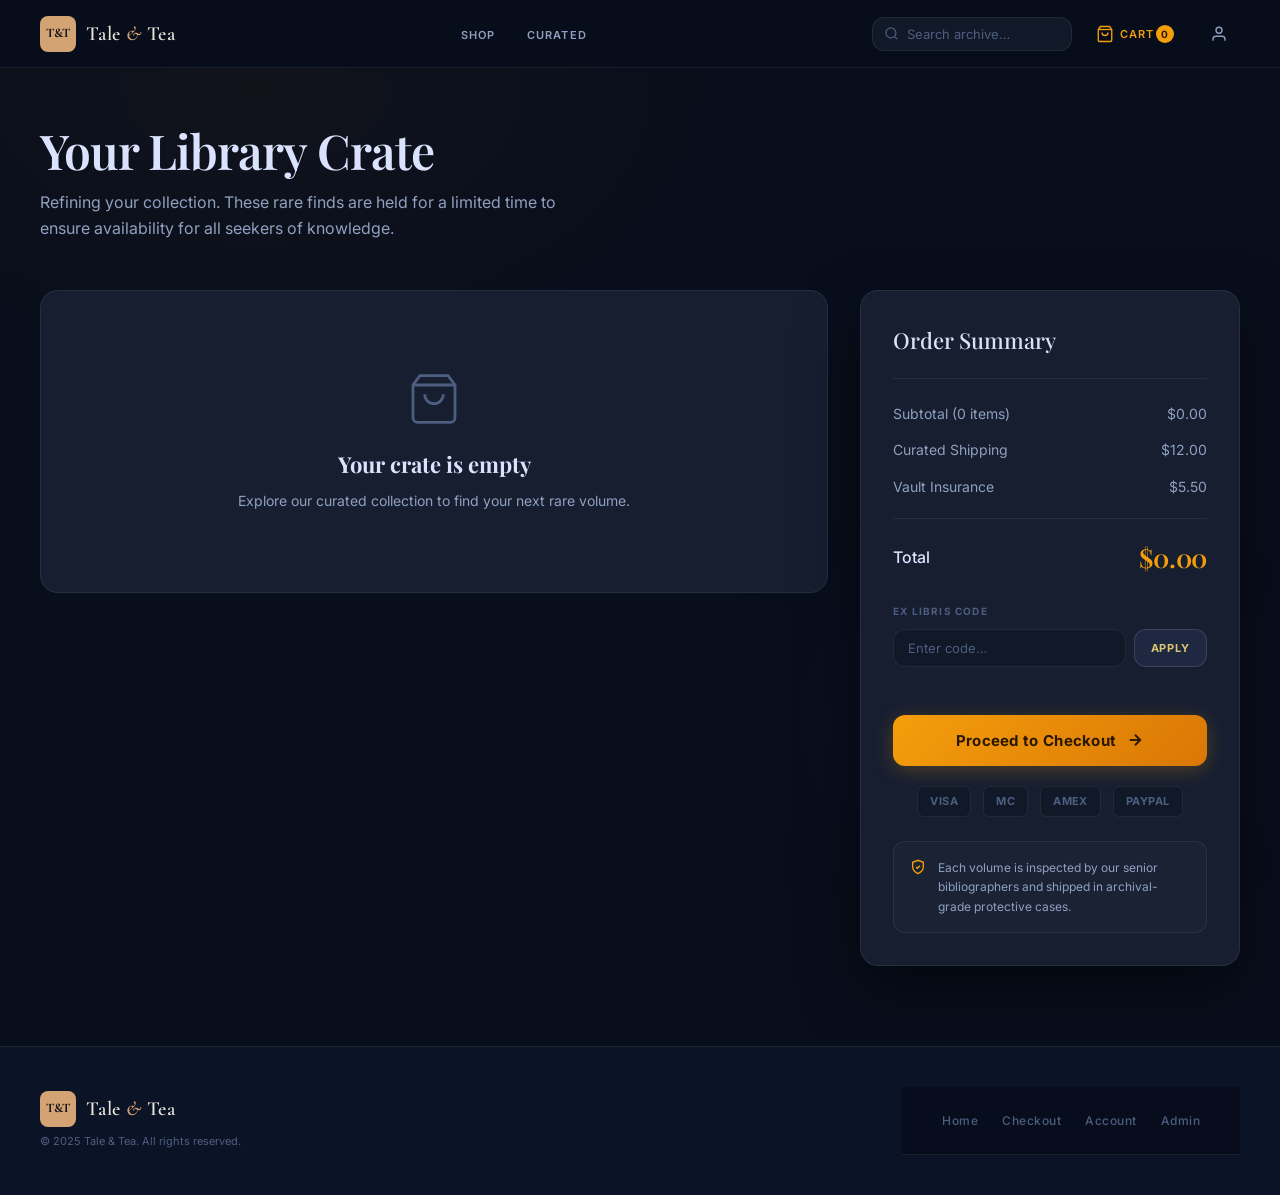
<file: cart/index.html>
<!DOCTYPE html>
<html lang="en">

<head>
    <meta charset="UTF-8">
    <meta name="viewport" content="width=device-width, initial-scale=1.0">
    <link rel="stylesheet" href="../shared.css">
    <link rel="stylesheet" href="style.css">
    <title>Cart | Tale & Tea</title>
</head>

<body>

    <script src="script.js" defer></script>
    <!-- NAVBAR -->
    <nav>
        <a href="../main/test.html" class="site-logo">
            <span class="site-logo-mark">T&amp;T</span>
            <span class="site-logo-text">Tale <em>&amp;</em> Tea</span>
        </a>

        <ul class="nav-links">
            <li><a href="../main/test.html#shop">Shop</a></li>
            <li><a href="../main/test.html#curated">Curated</a></li>

        </ul>

        <div class="nav-right">
            <div class="search-wrap">
                <svg xmlns="http://www.w3.org/2000/svg" fill="none" viewBox="0 0 24 24" stroke="currentColor"
                    stroke-width="2">
                    <circle cx="11" cy="11" r="8" />
                    <path d="m21 21-4.35-4.35" />
                </svg>
                <input class="search-input" type="text" placeholder="Search archive…" />
            </div>

            <button class="nav-btn active" id="cart-nav-btn" onclick="window.location.href='index.html'">
                <svg xmlns="http://www.w3.org/2000/svg" fill="none" viewBox="0 0 24 24" stroke="currentColor"
                    stroke-width="1.8">
                    <path d="M6 2 3 6v14a2 2 0 0 0 2 2h14a2 2 0 0 0 2-2V6l-3-4z" />
                    <line x1="3" y1="6" x2="21" y2="6" />
                    <path d="M16 10a4 4 0 0 1-8 0" />
                </svg>
                Cart
                <span class="cart-count" id="cart-count">3</span>
            </button>

            <button class="nav-btn" onclick="window.location.href='../accountpage/profile.html'">
                <svg xmlns="http://www.w3.org/2000/svg" fill="none" viewBox="0 0 24 24" stroke="currentColor"
                    stroke-width="1.8">
                    <path d="M20 21v-2a4 4 0 0 0-4-4H8a4 4 0 0 0-4 4v2" />
                    <circle cx="12" cy="7" r="4" />
                </svg>
            </button>
        </div>
    </nav>

    <!-- MAIN -->
    <main>
        <div class="page-header">
            <h1>Your Library Crate</h1>
            <p>Refining your collection. These rare finds are held for a limited time to ensure availability for all
                seekers of knowledge.</p>
        </div>

        <div class="content-grid">
            <!-- CART ITEMS -->
            <section>
                <div class="cart-items" id="cart-items">
                    <!-- Dynamic items will be rendered here by script.js -->
                </div>

                <!-- EMPTY STATE -->
                <div class="empty-state" id="empty-state">
                    <svg xmlns="http://www.w3.org/2000/svg" width="56" height="56" fill="none" viewBox="0 0 24 24"
                        stroke="currentColor" stroke-width="1.2">
                        <path d="M6 2 3 6v14a2 2 0 0 0 2 2h14a2 2 0 0 0 2-2V6l-3-4z" />
                        <line x1="3" y1="6" x2="21" y2="6" />
                        <path d="M16 10a4 4 0 0 1-8 0" />
                    </svg>
                    <h3>Your crate is empty</h3>
                    <p>Explore our curated collection to find your next rare volume.</p>
                </div>

                <!-- CURATOR NOTE -->
                <div class="curator-note" id="curator-note" style="margin-top:24px">
                    <div class="curator-note-header">
                        <svg xmlns="http://www.w3.org/2000/svg" fill="none" viewBox="0 0 24 24" stroke="currentColor"
                            stroke-width="1.8">
                            <path d="M2 3h6a4 4 0 0 1 4 4v14a3 3 0 0 0-3-3H2z" />
                            <path d="M22 3h-6a4 4 0 0 0-4 4v14a3 3 0 0 1 3-3h7z" />
                        </svg>
                        <span>Curator's Note</span>
                    </div>
                    <p>"The Architecture of Silence is a particularly rare acquisition this month. It pairs wonderfully
                        with a single-origin oolong tea on a rainy evening."</p>
                </div>
            </section>

            <!-- ORDER SUMMARY -->
            <aside class="summary-panel">
                <div class="summary-card">
                    <h2 class="summary-title">Order Summary</h2>

                    <div class="summary-rows">
                        <div class="summary-row">
                            <span id="subtotal-label">Subtotal (3 items)</span>
                            <span id="subtotal-val">$295.00</span>
                        </div>
                        <div class="summary-row">
                            <span>Curated Shipping</span>
                            <span>$12.00</span>
                        </div>
                        <div class="summary-row">
                            <span>Vault Insurance</span>
                            <span>$5.50</span>
                        </div>
                        <div class="summary-row discount-row" id="discount-row">
                            <span>Promo Discount</span>
                            <span id="discount-val">−$0.00</span>
                        </div>
                        <div class="summary-row total">
                            <span>Total</span>
                            <span class="total-amount" id="total-val">$312.50</span>
                        </div>
                    </div>

                    <div class="promo-section">
                        <label class="promo-label">Ex Libris Code</label>
                        <div class="promo-row">
                            <input class="promo-input" type="text" id="promo-input" placeholder="Enter code…"
                                autocomplete="off" />
                            <button class="promo-btn">Apply</button>
                        </div>
                        <p class="promo-feedback" id="promo-feedback"></p>
                    </div>

                    <button class="checkout-btn" onclick="window.location.href='../checkout/index.html'">
                        Proceed to Checkout
                        <svg xmlns="http://www.w3.org/2000/svg" fill="none" viewBox="0 0 24 24" stroke="currentColor"
                            stroke-width="2.5">
                            <line x1="5" y1="12" x2="19" y2="12" />
                            <polyline points="12 5 19 12 12 19" />
                        </svg>
                    </button>

                    <div class="payment-icons">
                        <span class="pay-icon">VISA</span>
                        <span class="pay-icon">MC</span>
                        <span class="pay-icon">AMEX</span>
                        <span class="pay-icon">PAYPAL</span>
                    </div>

                    <div class="trust-badge">
                        <svg xmlns="http://www.w3.org/2000/svg" fill="none" viewBox="0 0 24 24" stroke="currentColor"
                            stroke-width="2">
                            <path d="M12 22s8-4 8-10V5l-8-3-8 3v7c0 6 8 10 8 10z" />
                            <polyline points="9 12 11 14 15 10" />
                        </svg>
                        <p>Each volume is inspected by our senior bibliographers and shipped in archival-grade
                            protective cases.</p>
                    </div>
                </div>
            </aside>
        </div>
    </main>

    <!-- FOOTER -->
    <footer>
        <div class="footer-brand">
            <a href="../main/test.html" class="site-logo">
                <span class="site-logo-mark">T&amp;T</span>
                <span class="site-logo-text">Tale <em>&amp;</em> Tea</span>
            </a>
            <span class="footer-copy">© 2025 Tale &amp; Tea. All rights reserved.</span>
        </div>
        <nav class="footer-links">
            <a href="../main/test.html">Home</a>
            <a href="../checkout/index.html">Checkout</a>
            <a href="../accountpage/profile.html">Account</a>
            <a href="../Dashboard/index.html">Admin</a>
        </nav>
    </footer>

    <!-- TOAST -->
    <script src="../shared.js"></script>
    <script src="script.js"></script>
</body>

</html>
</file>
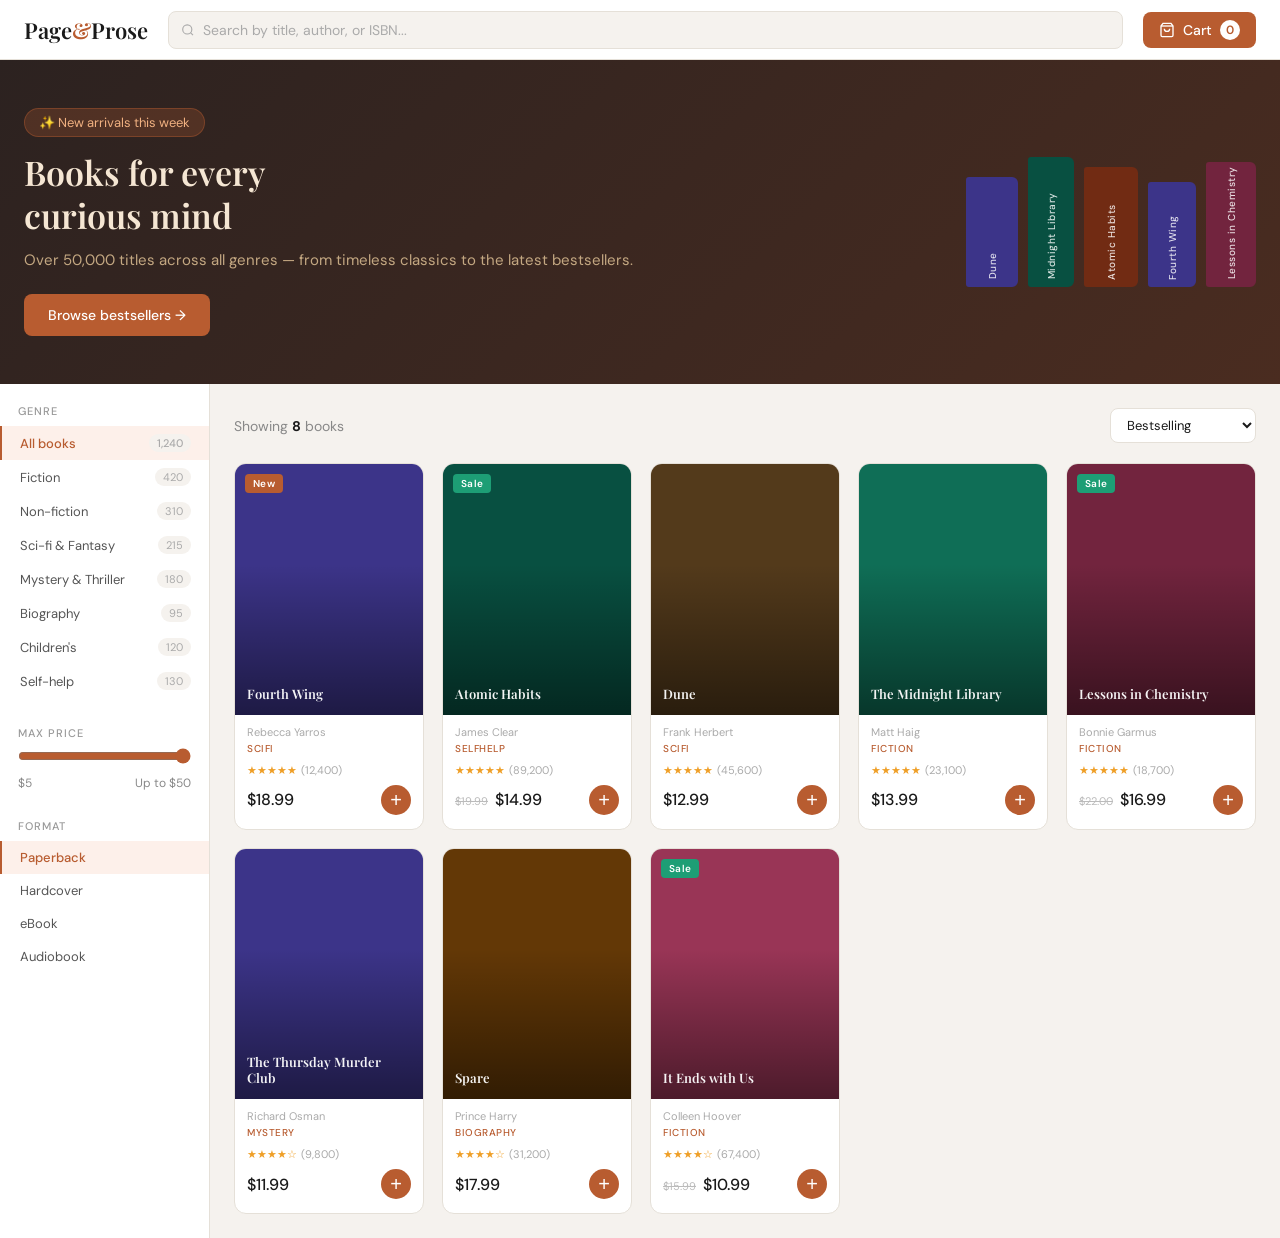
<file: front/home.html>
<!DOCTYPE html>
<html lang="en">
<head>
<meta charset="UTF-8" />
<meta name="viewport" content="width=device-width, initial-scale=1.0" />
<title>Page & Prose — Online Bookstore</title>
<link href="https://fonts.googleapis.com/css2?family=Playfair+Display:wght@400;600&family=DM+Sans:wght@400;500&display=swap" rel="stylesheet" />
<style>
* { box-sizing: border-box; margin: 0; padding: 0; }
body { font-family: 'DM Sans', sans-serif; background: #F5F2EE; color: #1a1a1a; }

.topbar {
  background: white;
  border-bottom: 1px solid #e5e0d8;
  padding: 0 24px;
  display: flex;
  align-items: center;
  gap: 20px;
  height: 60px;
  position: sticky; top: 0; z-index: 50;
}
.logo {
  font-family: 'Playfair Display', serif;
  font-size: 22px; font-weight: 600;
  color: #1a1a1a; white-space: nowrap;
}
.logo span { color: #B85C30; }
.search-bar {
  flex: 1;
  display: flex; align-items: center;
  background: #F5F2EE;
  border: 1px solid #e5e0d8;
  border-radius: 8px;
  padding: 0 12px; gap: 8px; height: 38px;
}
.search-bar input {
  border: none; background: transparent;
  font-size: 14px; color: #1a1a1a; outline: none; width: 100%;
  font-family: 'DM Sans', sans-serif;
}
.search-bar input::placeholder { color: #aaa; }
.cart-btn {
  display: flex; align-items: center; gap: 8px;
  background: #B85C30; color: white;
  border: none; border-radius: 8px;
  padding: 8px 16px; font-size: 14px; font-weight: 500;
  cursor: pointer; font-family: 'DM Sans', sans-serif;
  white-space: nowrap;
}
.cart-count {
  background: white; color: #B85C30;
  border-radius: 50%; width: 20px; height: 20px;
  display: flex; align-items: center; justify-content: center;
  font-size: 12px; font-weight: 600;
}

.hero {
  background: linear-gradient(135deg, #2C2220 0%, #4A2C20 100%);
  padding: 48px 24px; display: flex; align-items: center; gap: 40px;
}
.hero-text { flex: 1; }
.hero-badge {
  background: rgba(184,92,48,0.25); border: 1px solid rgba(184,92,48,0.4);
  color: #F0B080; border-radius: 20px; padding: 5px 14px;
  font-size: 13px; display: inline-block; margin-bottom: 14px;
}
.hero-text h1 {
  font-family: 'Playfair Display', serif;
  font-size: 34px; font-weight: 600;
  color: #F5E6D3; line-height: 1.25; margin-bottom: 12px;
}
.hero-text p { color: #C4A882; font-size: 15px; line-height: 1.6; margin-bottom: 22px; }
.hero-cta {
  display: inline-block; background: #B85C30; color: white;
  border: none; border-radius: 8px; padding: 12px 24px;
  font-size: 14px; font-weight: 500; cursor: pointer;
  font-family: 'DM Sans', sans-serif; text-decoration: none;
}
.hero-books { display: flex; gap: 10px; align-items: flex-end; }
.mini-book {
  border-radius: 3px 6px 6px 3px;
  display: flex; align-items: flex-end; justify-content: center;
  padding-bottom: 8px; cursor: pointer;
  transition: transform 0.2s;
}
.mini-book:hover { transform: translateY(-8px); }
.mini-book span {
  font-size: 10px; font-weight: 500; color: rgba(255,255,255,0.85);
  writing-mode: vertical-rl; text-orientation: mixed;
  transform: rotate(180deg); letter-spacing: 0.5px;
}

.main { display: flex; min-height: calc(100vh - 180px); }

.sidebar {
  width: 210px; min-width: 210px;
  background: white;
  border-right: 1px solid #e5e0d8;
  padding: 20px 0;
}
.sidebar-section { margin-bottom: 28px; }
.sidebar-label {
  font-size: 11px; font-weight: 500; letter-spacing: 1px;
  color: #999; text-transform: uppercase;
  padding: 0 18px; margin-bottom: 8px;
}
.genre-item {
  display: flex; align-items: center; justify-content: space-between;
  padding: 8px 18px; font-size: 13px; cursor: pointer;
  color: #555; border-left: 2px solid transparent;
  transition: all 0.15s;
}
.genre-item:hover { background: #FAF7F5; color: #1a1a1a; }
.genre-item.active { color: #B85C30; border-left-color: #B85C30; background: #FDF0EA; font-weight: 500; }
.genre-count {
  font-size: 11px; color: #aaa;
  background: #F5F2EE; padding: 2px 8px; border-radius: 10px;
}

.price-filter { padding: 0 18px; }
.price-filter input[type=range] { width: 100%; accent-color: #B85C30; }
.price-labels { display: flex; justify-content: space-between; font-size: 12px; color: #888; margin-top: 6px; }

.content { flex: 1; padding: 24px; }
.content-header {
  display: flex; align-items: center; justify-content: space-between;
  margin-bottom: 20px;
}
.results-label { font-size: 14px; color: #888; }
.results-label strong { color: #1a1a1a; }
select {
  font-size: 13px; border: 1px solid #e5e0d8;
  border-radius: 8px; padding: 7px 12px;
  background: white; color: #1a1a1a;
  font-family: 'DM Sans', sans-serif; cursor: pointer; outline: none;
}

.books-grid {
  display: grid;
  grid-template-columns: repeat(auto-fill, minmax(165px, 1fr));
  gap: 18px;
}

.book-card {
  background: white; border: 1px solid #e5e0d8;
  border-radius: 12px; overflow: hidden; cursor: pointer;
  transition: transform 0.2s, box-shadow 0.2s;
}
.book-card:hover { transform: translateY(-4px); box-shadow: 0 8px 24px rgba(0,0,0,0.1); }

.book-cover {
  width: 100%; aspect-ratio: 3/4;
  display: flex; align-items: flex-end; padding: 12px;
  position: relative; overflow: hidden;
}
.book-cover::after {
  content: '';
  position: absolute; bottom: 0; left: 0; right: 0; height: 60%;
  background: linear-gradient(transparent, rgba(0,0,0,0.5));
}
.book-cover-title {
  font-family: 'Playfair Display', serif;
  font-size: 13px; font-weight: 600;
  color: rgba(255,255,255,0.95); line-height: 1.3;
  z-index: 1; position: relative;
}
.badge {
  position: absolute; top: 10px; left: 10px;
  font-size: 10px; font-weight: 600; padding: 3px 8px;
  border-radius: 4px; z-index: 2; letter-spacing: 0.3px;
}
.badge-new { background: #B85C30; color: white; }
.badge-sale { background: #1D9E75; color: white; }

.book-info { padding: 10px 12px 14px; }
.book-author { font-size: 11px; color: #aaa; margin-bottom: 3px; }
.book-genre {
  font-size: 10px; color: #B85C30; font-weight: 500;
  text-transform: uppercase; letter-spacing: 0.5px; margin-bottom: 8px;
}
.rating { display: flex; align-items: center; gap: 4px; margin-bottom: 8px; }
.stars { color: #EF9F27; font-size: 11px; }
.rating-count { font-size: 11px; color: #aaa; }
.book-footer { display: flex; align-items: center; justify-content: space-between; }
.book-price { font-size: 16px; font-weight: 500; }
.book-price-old { font-size: 11px; color: #bbb; text-decoration: line-through; margin-right: 3px; }
.add-btn {
  width: 30px; height: 30px; border-radius: 50%;
  background: #B85C30; color: white; border: none;
  font-size: 20px; line-height: 1; cursor: pointer;
  display: flex; align-items: center; justify-content: center;
  transition: transform 0.15s, background 0.15s;
}
.add-btn:hover { background: #9A4A24; transform: scale(1.1); }
.add-btn.added { background: #1D9E75; font-size: 14px; }

.toast {
  position: fixed; bottom: 24px; right: 24px;
  background: #1D9E75; color: white;
  padding: 12px 20px; border-radius: 8px;
  font-size: 13px; font-weight: 500;
  opacity: 0; transform: translateY(10px);
  transition: all 0.3s; pointer-events: none; z-index: 999;
}
.toast.show { opacity: 1; transform: translateY(0); }

@media (max-width: 640px) {
  .hero-books { display: none; }
  .sidebar { display: none; }
}
</style>
</head>
<body>

<div class="topbar">
  <div class="logo">Page<span>&</span>Prose</div>
  <div class="search-bar">
    <svg width="14" height="14" fill="none" stroke="#aaa" stroke-width="2" viewBox="0 0 24 24"><circle cx="11" cy="11" r="8"/><path d="m21 21-4.35-4.35"/></svg>
    <input type="text" placeholder="Search by title, author, or ISBN..." />
  </div>
  <button class="cart-btn">
    <svg width="16" height="16" fill="none" stroke="currentColor" stroke-width="2" viewBox="0 0 24 24"><path d="M6 2 3 6v14a2 2 0 0 0 2 2h14a2 2 0 0 0 2-2V6l-3-4z"/><line x1="3" y1="6" x2="21" y2="6"/><path d="M16 10a4 4 0 0 1-8 0"/></svg>
    Cart <span class="cart-count" id="cartCount">0</span>
  </button>
</div>

<div class="hero">
  <div class="hero-text">
    <div class="hero-badge">✨ New arrivals this week</div>
    <h1>Books for every<br>curious mind</h1>
    <p>Over 50,000 titles across all genres — from timeless classics to the latest bestsellers.</p>
    <button class="hero-cta">Browse bestsellers →</button>
  </div>
  <div class="hero-books">
    <div class="mini-book" style="width:52px;height:110px;background:#3C3489;"><span>Dune</span></div>
    <div class="mini-book" style="width:46px;height:130px;background:#085041;"><span>Midnight Library</span></div>
    <div class="mini-book" style="width:54px;height:120px;background:#712B13;"><span>Atomic Habits</span></div>
    <div class="mini-book" style="width:48px;height:105px;background:#3C3489;"><span>Fourth Wing</span></div>
    <div class="mini-book" style="width:50px;height:125px;background:#72243E;"><span>Lessons in Chemistry</span></div>
  </div>
</div>

<div class="main">
  <div class="sidebar">
    <div class="sidebar-section">
      <div class="sidebar-label">Genre</div>
      <div class="genre-item active" onclick="setGenre(this,'all')">All books <span class="genre-count">1,240</span></div>
      <div class="genre-item" onclick="setGenre(this,'fiction')">Fiction <span class="genre-count">420</span></div>
      <div class="genre-item" onclick="setGenre(this,'nonfiction')">Non-fiction <span class="genre-count">310</span></div>
      <div class="genre-item" onclick="setGenre(this,'scifi')">Sci-fi & Fantasy <span class="genre-count">215</span></div>
      <div class="genre-item" onclick="setGenre(this,'mystery')">Mystery & Thriller <span class="genre-count">180</span></div>
      <div class="genre-item" onclick="setGenre(this,'biography')">Biography <span class="genre-count">95</span></div>
      <div class="genre-item" onclick="setGenre(this,'children')">Children's <span class="genre-count">120</span></div>
      <div class="genre-item" onclick="setGenre(this,'selfhelp')">Self-help <span class="genre-count">130</span></div>
    </div>
    <div class="sidebar-section">
      <div class="sidebar-label">Max price</div>
      <div class="price-filter">
        <input type="range" min="5" max="50" value="50" id="priceRange" oninput="updatePrice(this.value)" />
        <div class="price-labels"><span>$5</span><span id="priceLabel">Up to $50</span></div>
      </div>
    </div>
    <div class="sidebar-section">
      <div class="sidebar-label">Format</div>
      <div class="genre-item active">Paperback</div>
      <div class="genre-item">Hardcover</div>
      <div class="genre-item">eBook</div>
      <div class="genre-item">Audiobook</div>
    </div>
  </div>

  <div class="content">
    <div class="content-header">
      <div class="results-label">Showing <strong id="resultCount">8</strong> books</div>
      <select>
        <option>Bestselling</option>
        <option>Price: low to high</option>
        <option>Price: high to low</option>
        <option>Newest first</option>
        <option>Avg. rating</option>
      </select>
    </div>
    <div class="books-grid" id="booksGrid"></div>
  </div>
</div>

<div class="toast" id="toast"></div>

<script>
const books = [
  { title: "Fourth Wing", author: "Rebecca Yarros", genre: "scifi", price: 18.99, oldPrice: null, rating: 4.8, reviews: 12400, color: "#3C3489", badge: "new" },
  { title: "Atomic Habits", author: "James Clear", genre: "selfhelp", price: 14.99, oldPrice: 19.99, rating: 4.9, reviews: 89200, color: "#085041", badge: "sale" },
  { title: "Dune", author: "Frank Herbert", genre: "scifi", price: 12.99, oldPrice: null, rating: 4.7, reviews: 45600, color: "#533A1B", badge: null },
  { title: "The Midnight Library", author: "Matt Haig", genre: "fiction", price: 13.99, oldPrice: null, rating: 4.5, reviews: 23100, color: "#0F6E56", badge: null },
  { title: "Lessons in Chemistry", author: "Bonnie Garmus", genre: "fiction", price: 16.99, oldPrice: 22.00, rating: 4.6, reviews: 18700, color: "#72243E", badge: "sale" },
  { title: "The Thursday Murder Club", author: "Richard Osman", genre: "mystery", price: 11.99, oldPrice: null, rating: 4.4, reviews: 9800, color: "#3C3489", badge: null },
  { title: "Spare", author: "Prince Harry", genre: "biography", price: 17.99, oldPrice: null, rating: 4.1, reviews: 31200, color: "#633806", badge: null },
  { title: "It Ends with Us", author: "Colleen Hoover", genre: "fiction", price: 10.99, oldPrice: 15.99, rating: 4.3, reviews: 67400, color: "#993556", badge: "sale" },
];

let cart = 0, currentGenre = 'all', maxPrice = 50;

function renderBooks() {
  const filtered = books.filter(b => (currentGenre === 'all' || b.genre === currentGenre) && b.price <= maxPrice);
  document.getElementById('resultCount').textContent = filtered.length;
  document.getElementById('booksGrid').innerHTML = filtered.map((book, i) => `
    <div class="book-card">
      <div class="book-cover" style="background:${book.color}">
        ${book.badge ? `<span class="badge badge-${book.badge}">${book.badge === 'new' ? 'New' : 'Sale'}</span>` : ''}
        <span class="book-cover-title">${book.title}</span>
      </div>
      <div class="book-info">
        <div class="book-author">${book.author}</div>
        <div class="book-genre">${book.genre}</div>
        <div class="rating">
          <span class="stars">${'★'.repeat(Math.round(book.rating))}${'☆'.repeat(5-Math.round(book.rating))}</span>
          <span class="rating-count">(${book.reviews.toLocaleString()})</span>
        </div>
        <div class="book-footer">
          <div>
            ${book.oldPrice ? `<span class="book-price-old">$${book.oldPrice.toFixed(2)}</span>` : ''}
            <span class="book-price">$${book.price.toFixed(2)}</span>
          </div>
          <button class="add-btn" id="btn${i}" onclick="addToCart(${i},'${book.title}')">+</button>
        </div>
      </div>
    </div>`).join('');
}

function addToCart(i, title) {
  cart++;
  document.getElementById('cartCount').textContent = cart;
  const btn = document.getElementById('btn' + i);
  if (btn) { btn.classList.add('added'); btn.textContent = '✓'; }
  showToast(`"${title}" added to cart`);
  setTimeout(() => { if(btn){ btn.classList.remove('added'); btn.textContent = '+'; }}, 2000);
}

function showToast(msg) {
  const t = document.getElementById('toast');
  t.textContent = msg; t.classList.add('show');
  setTimeout(() => t.classList.remove('show'), 2200);
}

function setGenre(el, genre) {
  document.querySelectorAll('.genre-item').forEach(g => g.classList.remove('active'));
  el.classList.add('active'); currentGenre = genre; renderBooks();
}

function updatePrice(val) {
  maxPrice = parseInt(val);
  document.getElementById('priceLabel').textContent = val == 50 ? 'Up to $50' : `Up to $${val}`;
  renderBooks();
}

renderBooks();
</script>
</body>
</html>
</file>
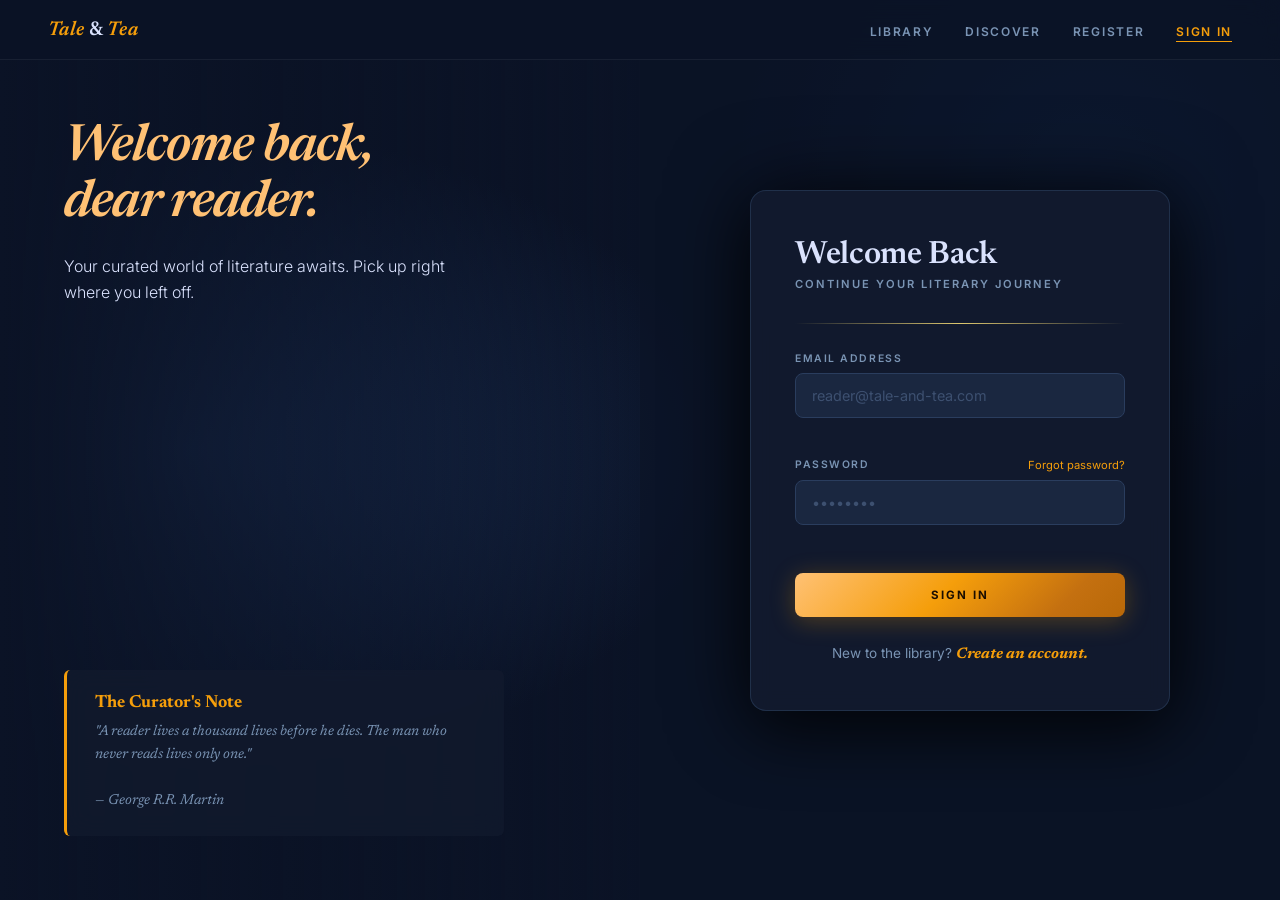
<file: login/login.html>
<!DOCTYPE html>
<html lang="en">

<head>
  <meta charset="UTF-8" />
  <meta name="viewport" content="width=device-width, initial-scale=1.0" />
  <title>Sign In | Tale & Tea</title>
  <link rel="preconnect" href="https://fonts.googleapis.com" />
  <link rel="preconnect" href="https://fonts.gstatic.com" crossorigin />
  <link
    href="https://fonts.googleapis.com/css2?family=Newsreader:ital,opsz,wght@0,6..72,400;0,6..72,600;1,6..72,400;1,6..72,600&family=Inter:wght@300;400;500;600&display=swap"
    rel="stylesheet" />
  <style>
    *,
    *::before,
    *::after {
      box-sizing: border-box;
      margin: 0;
      padding: 0;
    }

    :root {
      --bg: #0b1326;
      --surface: #131b2e;
      --surface-hi: #1a2540;
      --border: #2a3d5e;
      --gold: #f59e0b;
      --gold-light: #ffc174;
      --gold-dim: #dcc66e;
      --text: #dae2fd;
      --muted: #7a94b4;
      --faint: #3d5070;
      --error: #e06060;
      --font-serif: 'Newsreader', Georgia, serif;
      --font-sans: 'Inter', system-ui, sans-serif;
    }

    html,
    body {
      min-height: 100vh;
      font-family: var(--font-sans);
      background-color: var(--bg);
      background-image:
        radial-gradient(ellipse 70% 60% at 15% 50%, #1b3158 0%, transparent 60%),
        radial-gradient(ellipse 50% 70% at 85% 20%, #0e1f3d 0%, transparent 55%);
      color: var(--text);
      -webkit-font-smoothing: antialiased;
    }

    /* ── NAV ── */
    nav {
      position: fixed;
      top: 0;
      inset-inline: 0;
      z-index: 100;
      display: flex;
      align-items: center;
      justify-content: space-between;
      height: 60px;
      padding: 0 48px;
      background: rgba(11, 19, 38, .85);
      backdrop-filter: blur(14px);
      border-bottom: 1px solid rgba(255, 255, 255, .06);
    }

    .nav-brand {
      font-family: var(--font-serif);
      font-style: italic;
      font-size: 1.25rem;
      font-weight: 600;
      color: var(--gold);
      text-decoration: none;
      letter-spacing: .02em;
    }

    .nav-brand span {
      color: var(--text);
      font-style: normal;
    }

    .nav-links {
      display: flex;
      align-items: center;
      gap: 32px;
      list-style: none;
    }

    .nav-links a {
      font-size: .75rem;
      font-weight: 600;
      letter-spacing: .14em;
      text-transform: uppercase;
      color: var(--muted);
      text-decoration: none;
      transition: color .2s;
    }

    .nav-links a:hover {
      color: var(--text);
    }

    .nav-links a.active {
      color: var(--gold);
      border-bottom: 1.5px solid var(--gold);
      padding-bottom: 2px;
    }

    /* ── LAYOUT ── */
    main {
      min-height: 100vh;
      display: grid;
      grid-template-columns: 1fr 1fr;
    }

    /* ── LEFT PANEL ── */
    .left-panel {
      position: relative;
      display: flex;
      flex-direction: column;
      justify-content: space-between;
      padding: 120px 64px 64px;
      overflow: hidden;
    }

    .left-panel::before {
      content: '';
      position: absolute;
      inset: 0;
      z-index: 0;
      background: url('https://lh3.googleusercontent.com/aida-public/[base64]') center/cover no-repeat;
      opacity: .35;
    }

    .left-panel::after {
      content: '';
      position: absolute;
      inset: 0;
      z-index: 1;
      background: linear-gradient(to right, var(--bg) 0%, rgba(11, 19, 38, .5) 60%, transparent 100%);
    }

    .left-content {
      position: relative;
      z-index: 2;
    }

    .left-headline {
      font-family: var(--font-serif);
      font-style: italic;
      font-size: clamp(2.6rem, 4vw, 3.6rem);
      font-weight: 600;
      line-height: 1.1;
      color: var(--gold-light);
      letter-spacing: -.02em;
      margin-bottom: 20px;
    }

    .left-body {
      font-size: 1rem;
      font-weight: 300;
      line-height: 1.65;
      color: var(--text);
      max-width: 400px;
    }

    .curator-note {
      position: relative;
      z-index: 2;
      background: rgba(19, 27, 46, .72);
      backdrop-filter: blur(12px);
      border-left: 3px solid var(--gold);
      border-radius: 6px;
      padding: 24px 28px;
      max-width: 440px;
    }

    .curator-note-title {
      font-family: var(--font-serif);
      font-size: 1.1rem;
      font-weight: 700;
      color: var(--gold);
      margin-bottom: 8px;
    }

    .curator-note-text {
      font-family: var(--font-serif);
      font-style: italic;
      font-size: .9rem;
      line-height: 1.6;
      color: var(--muted);
    }

    /* ── RIGHT PANEL (FORM) ── */
    .right-panel {
      display: flex;
      align-items: center;
      justify-content: center;
      padding: 80px 64px;
      background: rgba(11, 19, 38, .6);
    }

    .form-card {
      width: 100%;
      max-width: 420px;
      background: rgba(19, 27, 46, .92);
      border: 1px solid rgba(60, 90, 130, .35);
      border-radius: 16px;
      padding: 48px 44px;
      box-shadow: 0 0 80px rgba(0, 0, 0, .6), 0 24px 64px rgba(0, 0, 0, .5);
      backdrop-filter: blur(10px);
      animation: slideUp .5s ease both;
    }

    @keyframes slideUp {
      from {
        opacity: 0;
        transform: translateY(24px);
      }

      to {
        opacity: 1;
        transform: translateY(0);
      }
    }

    .card-header {
      margin-bottom: 32px;
    }

    .card-title {
      font-family: var(--font-serif);
      font-size: 2rem;
      font-weight: 600;
      color: var(--text);
      letter-spacing: -.01em;
      margin-bottom: 6px;
    }

    .card-subtitle {
      font-size: .7rem;
      font-weight: 600;
      letter-spacing: .18em;
      text-transform: uppercase;
      color: var(--muted);
    }

    .divider {
      height: 1px;
      background: linear-gradient(to right, transparent, var(--gold-dim), transparent);
      margin-bottom: 28px;
    }

    .field {
      margin-bottom: 20px;
    }

    .field-label {
      display: block;
      font-size: .65rem;
      font-weight: 600;
      letter-spacing: .15em;
      text-transform: uppercase;
      color: var(--muted);
      margin-bottom: 8px;
    }

    .field-row-label {
      display: flex;
      justify-content: space-between;
      align-items: center;
      margin-bottom: 8px;
    }

    .field-row-label a {
      font-size: .7rem;
      color: var(--gold);
      text-decoration: none;
      transition: opacity .2s;
    }

    .field-row-label a:hover {
      opacity: .75;
    }

    input[type="email"],
    input[type="password"] {
      width: 100%;
      background: #1a2740;
      border: 1px solid var(--border);
      border-radius: 8px;
      padding: 13px 16px;
      font-family: var(--font-sans);
      font-size: .9rem;
      color: var(--text);
      outline: none;
      transition: border-color .2s, box-shadow .2s;
    }

    input::placeholder {
      color: var(--faint);
    }

    input:focus {
      border-color: rgba(245, 158, 11, .55);
      box-shadow: 0 0 0 3px rgba(245, 158, 11, .09);
    }

    input.invalid {
      border-color: var(--error) !important;
      box-shadow: 0 0 0 3px rgba(224, 96, 96, .1) !important;
    }

    .field-error {
      font-size: .7rem;
      color: var(--error);
      min-height: 16px;
      margin-top: 4px;
      padding-left: 2px;
    }

    .btn-primary {
      width: 100%;
      padding: 15px;
      border: none;
      border-radius: 8px;
      cursor: pointer;
      background: linear-gradient(135deg, #ffc174 0%, #f59e0b 45%, #c47010 80%, #b86808 100%);
      color: #1c0e00;
      font-family: var(--font-sans);
      font-size: .72rem;
      font-weight: 700;
      letter-spacing: .17em;
      text-transform: uppercase;
      box-shadow: 0 4px 24px rgba(245, 158, 11, .28);
      transition: transform .15s, box-shadow .2s;
      margin-top: 8px;
    }

    .btn-primary:hover {
      transform: translateY(-2px);
      box-shadow: 0 8px 32px rgba(245, 158, 11, .42);
    }

    .btn-primary:active {
      transform: translateY(0);
    }

    .success-banner {
      display: none;
      margin-top: 16px;
      padding: 12px 16px;
      background: rgba(245, 158, 11, .1);
      border: 1px solid rgba(245, 158, 11, .35);
      border-radius: 6px;
      color: var(--gold);
      font-size: .85rem;
      text-align: center;
    }

    .success-banner.visible {
      display: block;
    }

    @keyframes shake {

      0%,
      100% {
        transform: translateX(0);
      }

      20% {
        transform: translateX(-8px);
      }

      40% {
        transform: translateX(8px);
      }

      60% {
        transform: translateX(-5px);
      }

      80% {
        transform: translateX(5px);
      }
    }

    .card-shake {
      animation: shake .4s ease;
    }

    .card-footer {
      margin-top: 28px;
      text-align: center;
      font-size: .85rem;
      color: var(--muted);
    }

    .card-footer a {
      font-family: var(--font-serif);
      font-style: italic;
      font-weight: 700;
      font-size: .95rem;
      color: var(--gold);
      text-decoration: none;
      transition: opacity .2s;
    }

    .card-footer a:hover {
      opacity: .8;
    }

    /* ── RESPONSIVE ── */
    @media (max-width: 900px) {
      nav {
        padding: 0 24px;
      }

      main {
        grid-template-columns: 1fr;
      }

      .left-panel {
        display: none;
      }

      .right-panel {
        padding: 100px 24px 60px;
      }
    }
  </style>
</head>

<body>

  <nav>
    <a class="nav-brand" href="#">Tale <span>&</span> Tea</a>
    <ul class="nav-links">
      <li><a href="#">Library</a></li>
      <li><a href="#">Discover</a></li>
      <li><a href="../register/register.html">Register</a></li>
      <li><a href="login.html" class="active">Sign In</a></li>
    </ul>
  </nav>

  <main>
    <!-- LEFT -->
    <div class="left-panel">
      <div class="left-content">
        <h1 class="left-headline">Welcome back,<br />dear reader.</h1>
        <p class="left-body">Your curated world of literature awaits. Pick up right where you left off.</p>
      </div>
      <div class="curator-note">
        <p class="curator-note-title">The Curator's Note</p>
        <p class="curator-note-text">"A reader lives a thousand lives before he dies. The man who never reads lives only
          one."<br><br>— George R.R. Martin</p>
      </div>
    </div>

    <!-- RIGHT -->
    <div class="right-panel">
      <div class="form-card" id="loginCard">
        <div class="card-header">
          <h2 class="card-title">Welcome Back</h2>
          <p class="card-subtitle">Continue your literary journey</p>
        </div>
        <div class="divider"></div>

        <form id="loginForm" novalidate>
          <div class="field">
            <label class="field-label" for="email">Email Address</label>
            <input type="email" id="email" placeholder="reader@tale-and-tea.com" autocomplete="email" />
            <div class="field-error" id="emailError"></div>
          </div>

          <div class="field">
            <div class="field-row-label">
              <label class="field-label" for="password" style="margin-bottom:0">Password</label>
              <a href="#">Forgot password?</a>
            </div>
            <input type="password" id="password" placeholder="••••••••" autocomplete="current-password" />
            <div class="field-error" id="passwordError"></div>
          </div>

          <button class="btn-primary" type="submit">Sign In</button>

          <div class="success-banner" id="successBanner">
            ✓ &nbsp; Welcome back! Redirecting…
          </div>
        </form>

        <div class="card-footer">
          <p>New to the library? <a href="register.html">Create an account.</a></p>
        </div>
      </div>
    </div>
  </main>
  <!-- C:\xampp\htdocs\bookstore\api -->
  <script>
    const API_BASE = 'http://localhost/bookstore/api';

    const form = document.getElementById('loginForm');
    const card = document.getElementById('loginCard');
    const emailEl = document.getElementById('email');
    const passEl = document.getElementById('password');
    const emailErr = document.getElementById('emailError');
    const passErr = document.getElementById('passwordError');
    const banner = document.getElementById('successBanner');
    const submitBtn = form.querySelector('button[type="submit"]');

    function showErr(el, errEl, msg) {
      el.classList.add('invalid');
      errEl.textContent = msg;
    }
    function clearErr(el, errEl) {
      el.classList.remove('invalid');
      errEl.textContent = '';
    }
    function isEmail(v) { return /^[^\s@]+@[^\s@]+\.[^\s@]+$/.test(v); }

    function shake() {
      card.classList.add('card-shake');
      card.addEventListener('animationend', () => card.classList.remove('card-shake'), { once: true });
    }

    function setLoading(on) {
      submitBtn.disabled = on;
      submitBtn.textContent = on ? 'Signing in…' : 'Sign In';
    }

    emailEl.addEventListener('input', () => { if (emailEl.value.trim()) clearErr(emailEl, emailErr); });
    passEl.addEventListener('input', () => { if (passEl.value.trim()) clearErr(passEl, passErr); });

    form.addEventListener('submit', async e => {
      e.preventDefault();
      banner.classList.remove('visible');

      // ── Client-side validation ──
      let ok = true;
      if (!emailEl.value.trim()) {
        showErr(emailEl, emailErr, 'Email address is required.'); ok = false;
      } else if (!isEmail(emailEl.value.trim())) {
        showErr(emailEl, emailErr, 'Enter a valid email (e.g. name@example.com).'); ok = false;
      } else {
        clearErr(emailEl, emailErr);
      }
      if (!passEl.value.trim()) {
        showErr(passEl, passErr, 'Password is required.'); ok = false;
      } else {
        clearErr(passEl, passErr);
      }
      if (!ok) { shake(); return; }

      // ── Call API ──
      setLoading(true);
      try {
        const res = await fetch(`${API_BASE}/auth/login`, {
          method: 'POST',
          headers: { 'Content-Type': 'application/json' },
          body: JSON.stringify({
            email: emailEl.value.trim(),
            password: passEl.value
          })
        });
        const data = await res.json();

        if (res.ok && data.status === 'success') {
          // Save token + user info
          localStorage.setItem('token', data.data.token);
          localStorage.setItem('user', JSON.stringify(data.data.user));

          banner.classList.add('visible');
          setTimeout(() => {
            // Redirect based on role
            const user = data.data.user;
            window.location.href = '../main/test.html';
          }, 1200);
        } else {
          // Server returned an error (wrong password, etc.)
          showErr(passEl, passErr, data.message || 'Invalid email or password.');
          shake();
        }
      } catch (err) {
        // Network / server down
        showErr(passEl, passErr, 'Cannot reach server. Is your backend running?');
        shake();
      } finally {
        setLoading(false);
      }
    });
  </script>
</body>

</html>
</file>
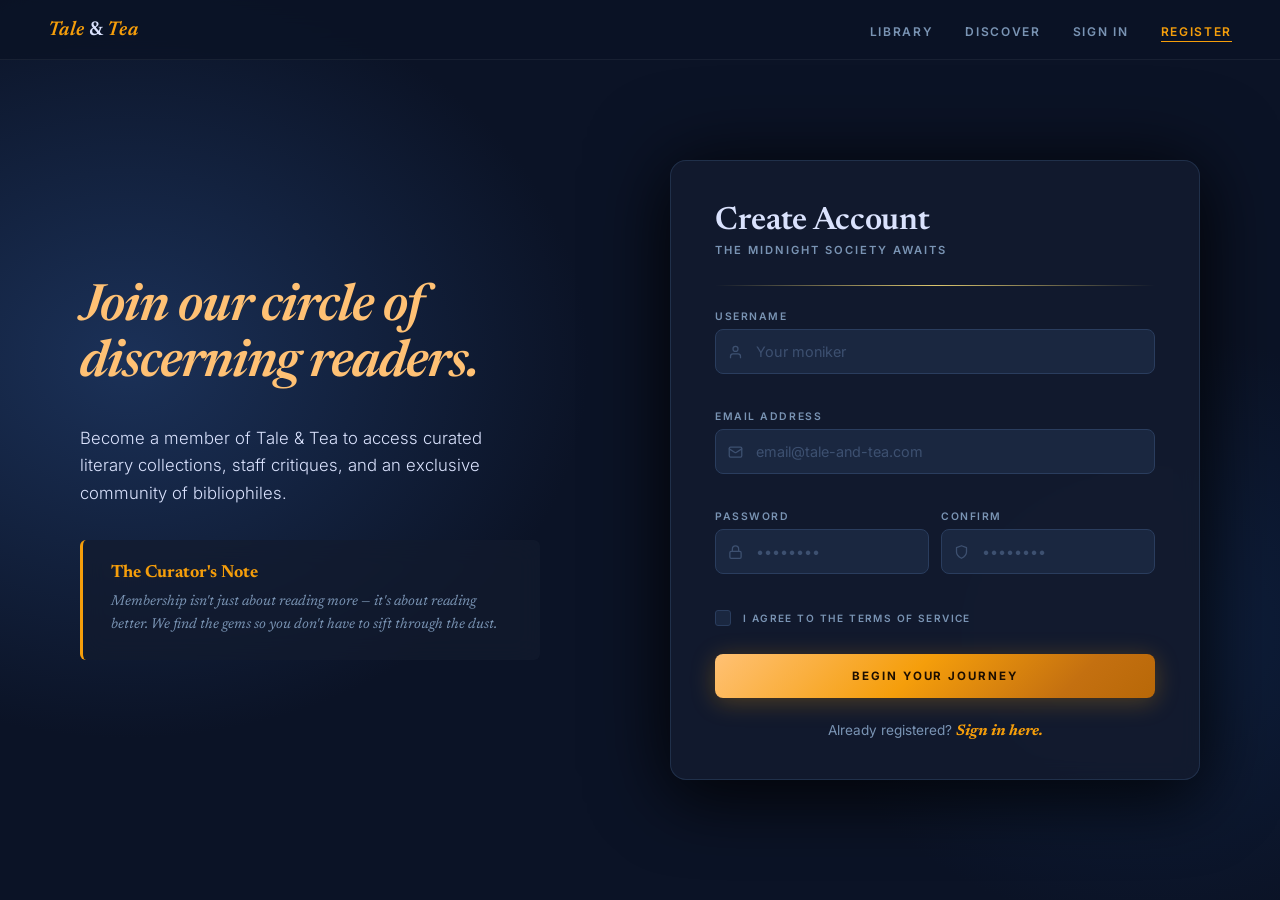
<file: register/register.html>
<!DOCTYPE html>
<html lang="en">

<head>
  <meta charset="UTF-8" />
  <meta name="viewport" content="width=device-width, initial-scale=1.0" />
  <title>Create Account | Tale & Tea</title>
  <link rel="preconnect" href="https://fonts.googleapis.com" />
  <link rel="preconnect" href="https://fonts.gstatic.com" crossorigin />
  <link
    href="https://fonts.googleapis.com/css2?family=Newsreader:ital,opsz,wght@0,6..72,400;0,6..72,600;1,6..72,400;1,6..72,600&family=Inter:wght@300;400;500;600&display=swap"
    rel="stylesheet" />
  <style>
    *,
    *::before,
    *::after {
      box-sizing: border-box;
      margin: 0;
      padding: 0;
    }

    :root {
      --bg: #0b1326;
      --surface: #131b2e;
      --surface-hi: #1a2540;
      --border: #2a3d5e;
      --gold: #f59e0b;
      --gold-light: #ffc174;
      --gold-dim: #dcc66e;
      --text: #dae2fd;
      --muted: #7a94b4;
      --faint: #3d5070;
      --error: #e06060;
      --font-serif: 'Newsreader', Georgia, serif;
      --font-sans: 'Inter', system-ui, sans-serif;
    }

    html,
    body {
      min-height: 100vh;
      font-family: var(--font-sans);
      background-color: var(--bg);
      background-image:
        radial-gradient(ellipse 60% 70% at 10% 40%, #1b3158 0%, transparent 60%),
        radial-gradient(ellipse 50% 60% at 90% 70%, #0e1f3d 0%, transparent 55%);
      color: var(--text);
      -webkit-font-smoothing: antialiased;
    }

    /* ── NAV ── */
    nav {
      position: fixed;
      top: 0;
      inset-inline: 0;
      z-index: 100;
      display: flex;
      align-items: center;
      justify-content: space-between;
      height: 60px;
      padding: 0 48px;
      background: rgba(11, 19, 38, .85);
      backdrop-filter: blur(14px);
      border-bottom: 1px solid rgba(255, 255, 255, .06);
    }

    .nav-brand {
      font-family: var(--font-serif);
      font-style: italic;
      font-size: 1.25rem;
      font-weight: 600;
      color: var(--gold);
      text-decoration: none;
      letter-spacing: .02em;
    }

    .nav-brand span {
      color: var(--text);
      font-style: normal;
    }

    .nav-links {
      display: flex;
      align-items: center;
      gap: 32px;
      list-style: none;
    }

    .nav-links a {
      font-size: .75rem;
      font-weight: 600;
      letter-spacing: .14em;
      text-transform: uppercase;
      color: var(--muted);
      text-decoration: none;
      transition: color .2s;
    }

    .nav-links a:hover {
      color: var(--text);
    }

    .nav-links a.active {
      color: var(--gold);
      border-bottom: 1.5px solid var(--gold);
      padding-bottom: 2px;
    }

    /* ── LAYOUT ── */
    main {
      min-height: 100vh;
      display: grid;
      grid-template-columns: 1fr 1fr;
      align-items: center;
      gap: 60px;
      padding: 100px 80px 60px;
      max-width: 1280px;
      margin: 0 auto;
    }

    /* ── LEFT HERO ── */
    .hero {
      display: flex;
      flex-direction: column;
      gap: 32px;
      padding-right: 20px;
      animation: fadeIn .6s ease both;
    }

    @keyframes fadeIn {
      from {
        opacity: 0;
        transform: translateX(-20px);
      }

      to {
        opacity: 1;
        transform: translateX(0);
      }
    }

    .hero-headline {
      font-family: var(--font-serif);
      font-style: italic;
      font-size: clamp(2.6rem, 4vw, 3.8rem);
      font-weight: 600;
      line-height: 1.1;
      color: var(--gold-light);
      letter-spacing: -.02em;
    }

    .hero-body {
      font-size: 1.05rem;
      font-weight: 300;
      line-height: 1.65;
      color: var(--text);
      max-width: 420px;
    }

    .curator-note {
      background: rgba(19, 27, 46, .72);
      backdrop-filter: blur(12px);
      border-left: 3px solid var(--gold);
      border-radius: 6px;
      padding: 24px 28px;
      max-width: 460px;
    }

    .curator-note-title {
      font-family: var(--font-serif);
      font-size: 1.1rem;
      font-weight: 700;
      color: var(--gold);
      margin-bottom: 8px;
    }

    .curator-note-text {
      font-family: var(--font-serif);
      font-style: italic;
      font-size: .9rem;
      line-height: 1.6;
      color: var(--muted);
    }

    /* ── FORM CARD ── */
    .form-card {
      background: rgba(19, 27, 46, .92);
      border: 1px solid rgba(60, 90, 130, .35);
      border-radius: 16px;
      padding: 44px 44px 40px;
      box-shadow: 0 0 80px rgba(0, 0, 0, .6), 0 24px 64px rgba(0, 0, 0, .5);
      backdrop-filter: blur(10px);
      animation: slideUp .5s ease both;
    }

    @keyframes slideUp {
      from {
        opacity: 0;
        transform: translateY(24px);
      }

      to {
        opacity: 1;
        transform: translateY(0);
      }
    }

    .card-header {
      margin-bottom: 28px;
    }

    .card-title {
      font-family: var(--font-serif);
      font-size: 2rem;
      font-weight: 600;
      color: var(--text);
      letter-spacing: -.01em;
      margin-bottom: 6px;
    }

    .card-subtitle {
      font-size: .7rem;
      font-weight: 600;
      letter-spacing: .18em;
      text-transform: uppercase;
      color: var(--muted);
    }

    .divider {
      height: 1px;
      background: linear-gradient(to right, transparent, var(--gold-dim), transparent);
      margin-bottom: 24px;
    }

    .field {
      display: flex;
      flex-direction: column;
      gap: 6px;
      margin-bottom: 16px;
    }

    .field-label {
      font-size: .65rem;
      font-weight: 600;
      letter-spacing: .15em;
      text-transform: uppercase;
      color: var(--muted);
    }

    .field-input-wrap {
      position: relative;
    }

    .field-icon {
      position: absolute;
      left: 13px;
      top: 50%;
      transform: translateY(-50%);
      width: 15px;
      height: 15px;
      color: var(--faint);
      pointer-events: none;
    }

    input[type="text"],
    input[type="email"],
    input[type="password"] {
      width: 100%;
      background: #1a2740;
      border: 1px solid var(--border);
      border-radius: 8px;
      padding: 13px 14px 13px 40px;
      font-family: var(--font-sans);
      font-size: .9rem;
      color: var(--text);
      outline: none;
      transition: border-color .2s, box-shadow .2s;
    }

    input::placeholder {
      color: var(--faint);
    }

    input:focus {
      border-color: rgba(245, 158, 11, .55);
      box-shadow: 0 0 0 3px rgba(245, 158, 11, .09);
    }

    input.invalid {
      border-color: var(--error) !important;
      box-shadow: 0 0 0 3px rgba(224, 96, 96, .1) !important;
    }

    .field-error {
      font-size: .7rem;
      color: var(--error);
      min-height: 14px;
    }

    .field-row {
      display: grid;
      grid-template-columns: 1fr 1fr;
      gap: 12px;
      margin-bottom: 16px;
    }

    .field-row .field {
      margin-bottom: 0;
    }

    /* Password letter-spacing */
    input[type="password"] {
      letter-spacing: .15em;
    }

    input[type="password"]::placeholder {
      letter-spacing: normal;
    }

    /* TOS */
    .tos-row {
      display: flex;
      align-items: center;
      gap: 12px;
      margin-bottom: 6px;
    }

    .tos-checkbox {
      appearance: none;
      -webkit-appearance: none;
      width: 16px;
      height: 16px;
      min-width: 16px;
      border: 1.5px solid var(--border);
      border-radius: 3px;
      background: #1a2740;
      cursor: pointer;
      position: relative;
      transition: border-color .2s, background .2s;
    }

    .tos-checkbox:checked {
      background: var(--gold);
      border-color: var(--gold);
    }

    .tos-checkbox:checked::after {
      content: '';
      position: absolute;
      left: 3px;
      top: 1px;
      width: 7px;
      height: 9px;
      border: 2px solid #1a0e00;
      border-top: none;
      border-left: none;
      transform: rotate(42deg);
    }

    .tos-label {
      font-size: .63rem;
      font-weight: 600;
      letter-spacing: .14em;
      text-transform: uppercase;
      color: var(--muted);
      cursor: pointer;
      user-select: none;
    }

    .tos-error {
      font-size: .7rem;
      color: var(--error);
      min-height: 14px;
      margin-bottom: 4px;
    }

    .btn-primary {
      width: 100%;
      padding: 15px;
      border: none;
      border-radius: 8px;
      cursor: pointer;
      background: linear-gradient(135deg, #ffc174 0%, #f59e0b 45%, #c47010 80%, #b86808 100%);
      color: #1c0e00;
      font-family: var(--font-sans);
      font-size: .72rem;
      font-weight: 700;
      letter-spacing: .17em;
      text-transform: uppercase;
      box-shadow: 0 4px 24px rgba(245, 158, 11, .28);
      transition: transform .15s, box-shadow .2s, opacity .2s;
      margin-top: 4px;
    }

    .btn-primary:hover {
      transform: translateY(-2px);
      box-shadow: 0 8px 32px rgba(245, 158, 11, .42);
    }

    .btn-primary:active {
      transform: translateY(0);
    }

    .btn-primary:disabled {
      opacity: .7;
      cursor: not-allowed;
      transform: none;
    }

    .card-footer {
      margin-top: 24px;
      text-align: center;
      font-size: .85rem;
      color: var(--muted);
    }

    .card-footer a {
      font-family: var(--font-serif);
      font-style: italic;
      font-weight: 700;
      font-size: .95rem;
      color: var(--gold);
      text-decoration: none;
      transition: opacity .2s;
    }

    .card-footer a:hover {
      opacity: .8;
    }

    /* Toast */
    .toast {
      position: fixed;
      bottom: 32px;
      right: 32px;
      z-index: 999;
      padding: 14px 22px;
      border-radius: 8px;
      font-size: .85rem;
      font-weight: 500;
      color: var(--text);
      background: rgba(19, 27, 46, .96);
      border: 1px solid var(--border);
      box-shadow: 0 8px 32px rgba(0, 0, 0, .5);
      opacity: 0;
      transform: translateY(12px);
      transition: opacity .3s, transform .3s;
      pointer-events: none;
    }

    .toast.visible {
      opacity: 1;
      transform: translateY(0);
    }

    .toast.success {
      border-left: 3px solid var(--gold);
    }

    .toast.error {
      border-left: 3px solid var(--error);
    }

    /* ── RESPONSIVE ── */
    @media (max-width: 960px) {
      nav {
        padding: 0 24px;
      }

      main {
        grid-template-columns: 1fr;
        padding: 100px 24px 60px;
        gap: 32px;
      }

      .hero {
        display: none;
      }
    }
  </style>
</head>

<body>

  <nav>
    <a class="nav-brand" href="#">Tale <span>&</span> Tea</a>
    <ul class="nav-links">
      <li><a href="#">Library</a></li>
      <li><a href="#">Discover</a></li>
      <li><a href="../login/login.html">Sign In</a></li>
      <li><a href="register.html" class="active">Register</a></li>
    </ul>
  </nav>

  <main>
    <!-- LEFT HERO -->
    <section class="hero">
      <h1 class="hero-headline">Join our circle of<br>discerning readers.</h1>
      <p class="hero-body">Become a member of Tale & Tea to access curated literary collections, staff critiques, and an
        exclusive community of bibliophiles.</p>
      <div class="curator-note">
        <p class="curator-note-title">The Curator's Note</p>
        <p class="curator-note-text">Membership isn't just about reading more — it's about reading better. We find the
          gems so you don't have to sift through the dust.</p>
      </div>
    </section>

    <!-- FORM CARD -->
    <div class="form-card">
      <div class="card-header">
        <h2 class="card-title">Create Account</h2>
        <p class="card-subtitle">The Midnight Society Awaits</p>
      </div>
      <div class="divider"></div>

      <div id="registerForm">
        <!-- Username -->
        <div class="field">
          <label class="field-label" for="username">Username</label>
          <div class="field-input-wrap">
            <svg class="field-icon" viewBox="0 0 24 24" fill="none" stroke="currentColor" stroke-width="2"
              stroke-linecap="round" stroke-linejoin="round">
              <path d="M20 21v-2a4 4 0 0 0-4-4H8a4 4 0 0 0-4 4v2" />
              <circle cx="12" cy="7" r="4" />
            </svg>
            <input type="text" id="username" placeholder="Your moniker" autocomplete="username" />
          </div>
          <div class="field-error" id="username-error"></div>
        </div>

        <!-- Email -->
        <div class="field">
          <label class="field-label" for="email">Email Address</label>
          <div class="field-input-wrap">
            <svg class="field-icon" viewBox="0 0 24 24" fill="none" stroke="currentColor" stroke-width="2"
              stroke-linecap="round" stroke-linejoin="round">
              <rect x="2" y="4" width="20" height="16" rx="2" />
              <path d="m22 7-8.97 5.7a1.94 1.94 0 0 1-2.06 0L2 7" />
            </svg>
            <input type="email" id="email" placeholder="email@tale-and-tea.com" autocomplete="email" />
          </div>
          <div class="field-error" id="email-error"></div>
        </div>

        <!-- Password row -->
        <div class="field-row">
          <div class="field">
            <label class="field-label" for="password">Password</label>
            <div class="field-input-wrap">
              <svg class="field-icon" viewBox="0 0 24 24" fill="none" stroke="currentColor" stroke-width="2"
                stroke-linecap="round" stroke-linejoin="round">
                <rect x="3" y="11" width="18" height="11" rx="2" />
                <path d="M7 11V7a5 5 0 0 1 10 0v4" />
              </svg>
              <input type="password" id="password" placeholder="••••••••" autocomplete="new-password" />
            </div>
            <div class="field-error" id="password-error"></div>
          </div>
          <div class="field">
            <label class="field-label" for="confirm">Confirm</label>
            <div class="field-input-wrap">
              <svg class="field-icon" viewBox="0 0 24 24" fill="none" stroke="currentColor" stroke-width="2"
                stroke-linecap="round" stroke-linejoin="round">
                <path d="M12 22s8-4 8-10V5l-8-3-8 3v7c0 6 8 10 8 10z" />
              </svg>
              <input type="password" id="confirm" placeholder="••••••••" autocomplete="new-password" />
            </div>
            <div class="field-error" id="confirm-error"></div>
          </div>
        </div>

        <!-- ToS -->
        <div class="tos-row">
          <input class="tos-checkbox" type="checkbox" id="tos" />
          <label class="tos-label" for="tos">I agree to the Terms of Service</label>
        </div>
        <div class="tos-error" id="tos-error"></div>

        <button class="btn-primary" id="submitBtn" type="button">Begin Your Journey</button>
      </div>

      <div class="card-footer">
        <p>Already registered? <a href="login.html">Sign in here.</a></p>
      </div>
    </div>
  </main>

  <div class="toast" id="toast"></div>

  <script>
    (function () {
      'use strict';

      const API_BASE = 'http://localhost/bookstore/api';

      const fields = {
        username: document.getElementById('username'),
        email: document.getElementById('email'),
        password: document.getElementById('password'),
        confirm: document.getElementById('confirm'),
        tos: document.getElementById('tos'),
      };
      const errors = {
        username: document.getElementById('username-error'),
        email: document.getElementById('email-error'),
        password: document.getElementById('password-error'),
        confirm: document.getElementById('confirm-error'),
        tos: document.getElementById('tos-error'),
      };
      const submitBtn = document.getElementById('submitBtn');
      const toastEl = document.getElementById('toast');
      let toastTimer;

      const validators = {
        username: v => !v.trim() ? 'Username is required.' : v.trim().length < 3 ? 'At least 3 characters.' : '',
        email: v => !v.trim() ? 'Email is required.' : !/^[^\s@]+@[^\s@]+\.[^\s@]+$/.test(v) ? 'Enter a valid email.' : '',
        password: v => !v ? 'Password is required.' : v.length < 8 ? 'At least 8 characters.' : '',
        confirm: v => !v ? 'Please confirm your password.' : v !== fields.password.value ? 'Passwords do not match.' : '',
        tos: v => !v ? 'You must agree to the Terms of Service.' : '',
      };

      function setErr(name, msg) {
        errors[name].textContent = msg;
        if (name !== 'tos') fields[name].classList.toggle('invalid', !!msg);
      }
      function validateField(name) {
        const val = name === 'tos' ? fields[name].checked : fields[name].value;
        const msg = validators[name](val);
        setErr(name, msg);
        return !msg;
      }
      function validateAll() {
        return Object.keys(validators).map(validateField).every(Boolean);
      }

      // Live validation on blur
      Object.keys(fields).forEach(name => {
        const el = fields[name];
        el.addEventListener(name === 'tos' ? 'change' : 'blur', () => validateField(name));
        if (name !== 'tos') {
          el.addEventListener('input', () => {
            if (el.classList.contains('invalid')) validateField(name);
            if (name === 'password' && fields.confirm.value) validateField('confirm');
          });
        }
      });

      function showToast(msg, type) {
        clearTimeout(toastTimer);
        toastEl.textContent = msg;
        toastEl.className = `toast ${type} visible`;
        toastTimer = setTimeout(() => toastEl.classList.remove('visible'), 4000);
      }

      function setLoading(on) {
        submitBtn.disabled = on;
        submitBtn.textContent = on ? 'Creating account…' : 'Begin Your Journey';
      }

      submitBtn.addEventListener('click', async () => {
        if (!validateAll()) {
          const firstErr = Object.keys(validators).find(n => errors[n].textContent.trim());
          if (firstErr && fields[firstErr].focus) fields[firstErr].focus();
          showToast('Please fix the errors below.', 'error');
          return;
        }

        setLoading(true);
        try {
          const res = await fetch(`${API_BASE}/auth/register`, {
            method: 'POST',
            headers: { 'Content-Type': 'application/json' },
            body: JSON.stringify({
              name: fields.username.value.trim(),
              email: fields.email.value.trim(),
              password: fields.password.value
            })
          });
          const data = await res.json();

          if (res.ok && data.status === 'success') {
            // Save token + user info right away
            localStorage.setItem('token', data.data.token);
            localStorage.setItem('user', JSON.stringify(data.data.user));

            showToast('Account created! Redirecting…', 'success');

            // Clear form
            Object.values(fields).forEach(f => {
              if (f.type === 'checkbox') f.checked = false;
              else { f.value = ''; f.classList.remove('invalid'); }
            });
            Object.values(errors).forEach(e => e.textContent = '');

            setTimeout(() => window.location.href = '../main/test.html', 1500);

          } else if (res.status === 409) {
            // Email already taken
            setErr('email', 'This email is already registered.');
            fields.email.focus();
            showToast(data.message || 'Email already in use.', 'error');
          } else {
            showToast(data.message || 'Registration failed. Please try again.', 'error');
          }

        } catch (err) {
          showToast('Cannot reach server. Is your backend running?', 'error');
        } finally {
          setLoading(false);
        }
      });

      // Allow Enter key to submit
      document.getElementById('registerForm').addEventListener('keydown', e => {
        if (e.key === 'Enter' && e.target.tagName !== 'BUTTON') {
          e.preventDefault(); submitBtn.click();
        }
      });
    })();
  </script>
</body>

</html>
</file>
<file: shared.css>
/* ═══════════════════════════════════════════════
   TALE & TEA — SHARED DESIGN TOKENS
   Common variables, fonts, and base reset
   used across ALL pages for consistency.
═══════════════════════════════════════════════ */

/* Google Fonts — shared across all pages */
@import url('https://fonts.googleapis.com/css2?family=Cormorant+Garamond:ital,wght@0,300;0,400;0,500;0,600;0,700;1,300;1,400;1,600&family=Inter:wght@300;400;500;600;700&family=Jost:wght@300;400;500;600&display=swap');

:root {
  /* ── Brand Colors ── */
  --brand-amber:      #d4a373;
  --brand-amber-2:    #e8c49a;
  --brand-amber-dim:  #b88a5c;
  --brand-amber-glow: rgba(212,163,115,0.18);
  --brand-gold:       #c9a84c;
  --brand-gold-light: #e0cc8a;

  /* ── Dark Theme ── */
  --bg-primary:     #080f1a;
  --bg-alt:         #0b1526;
  --surface-1:      #0e1c35;
  --surface-2:      #132442;
  --surface-3:      #1c2840;
  --surface-4:      #242e47;
  --border-base:    rgba(212,163,115,0.12);
  --border-hi:      rgba(212,163,115,0.28);

  /* ── Text ── */
  --text-primary:   #e8e4da;
  --text-secondary: #8a8fa8;
  --text-muted:     #555e7a;

  /* ── Status Colors ── */
  --color-green:    #34d399;
  --color-green-bg: rgba(52,211,153,0.12);
  --color-red:      #f87171;
  --color-red-bg:   rgba(248,113,113,0.12);
  --color-blue:     #60a5fa;
  --color-blue-bg:  rgba(96,165,250,0.12);

  /* ── Typography ── */
  --font-serif: 'Cormorant Garamond', Georgia, serif;
  --font-sans:  'Inter', system-ui, -apple-system, sans-serif;
  --font-mono:  'Jost', monospace;

  /* ── Transitions ── */
  --ease:     cubic-bezier(0.4, 0, 0.2, 1);
  --duration: 0.25s;
}

/* ═══════════════════════════════════════════════
   UNIFIED SITE LOGO
   Used across ALL pages — navbar & sidebar
═══════════════════════════════════════════════ */
.site-logo {
  display: inline-flex;
  align-items: center;
  gap: 10px;
  text-decoration: none;
  flex-shrink: 0;
  transition: opacity 0.3s ease;
}
.site-logo:hover { opacity: 0.85; }

.site-logo-mark {
  width: 36px;
  height: 36px;
  background: var(--brand-amber, #d4a373);
  color: #080f1a;
  border-radius: 8px;
  display: flex;
  align-items: center;
  justify-content: center;
  font-family: 'Cormorant Garamond', Georgia, serif;
  font-size: 13px;
  font-weight: 700;
  letter-spacing: -0.02em;
  flex-shrink: 0;
}

.site-logo-text {
  font-family: 'Cormorant Garamond', Georgia, serif;
  font-size: 20px;
  font-weight: 600;
  color: #e8e4da;
  letter-spacing: 0.02em;
}
.site-logo-text em {
  color: var(--brand-amber, #d4a373);
  font-style: italic;
}

/* Sidebar variant — stacked layout */
.site-logo--sidebar {
  flex-direction: column;
  align-items: flex-start;
  gap: 4px;
}
.site-logo--sidebar .site-logo-mark {
  width: 42px;
  height: 42px;
  font-size: 15px;
  border-radius: 10px;
}
.site-logo--sidebar .site-logo-text {
  font-size: 22px;
  font-weight: 700;
  font-style: italic;
}
.site-logo--sidebar .site-logo-sub {
  font-size: 10px;
  font-weight: 600;
  letter-spacing: 0.14em;
  text-transform: uppercase;
  color: #555e7a;
  margin-top: -2px;
}
</file>
<file: cart/style.css>
@import url('https://fonts.googleapis.com/css2?family=Playfair+Display:ital,wght@0,400;0,700;1,400;1,700&family=Inter:wght@300;400;500;600;700&display=swap');
:root {
  --bg:            #080e1c;
  --bg-alt:        #0b1326;
  --surface:       #111827;
  --surface-mid:   #161e30;
  --surface-hi:    #1e2840;
  --surface-top:   #242e47;
  --border:        rgba(255,255,255,0.07);
  --border-hi:     rgba(255,255,255,0.13);
  --amber:         #f59e0b;
  --amber-dim:     #c47d06;
  --amber-glow:    rgba(245,158,11,0.18);
  --amber-pale:    #fde68a;
  --gold:          #dcc66e;
  --text:          #dae2fd;
  --text-mid:      #8fa0c0;
  --text-dim:      #4d5e80;
  --error:         #f87171;
  --radius-sm:     6px;
  --radius:        12px;
  --radius-lg:     18px;
  --radius-xl:     24px;
  --serif:         'Playfair Display', Georgia, serif;
  --sans:          'Inter', system-ui, sans-serif;
  --transition:    0.28s cubic-bezier(0.4, 0, 0.2, 1);
}
 
*, *::before, *::after { box-sizing: border-box; margin: 0; padding: 0; }
 
html { scroll-behavior: smooth; }
 
body {
  background: var(--bg);
  color: var(--text);
  font-family: var(--sans);
  font-size: 16px;
  line-height: 1.6;
  min-height: 100vh;
  display: flex;
  flex-direction: column;
  overflow-x: hidden;
}
 
/* ── BACKGROUND TEXTURE ── */
body::before {
  content: '';
  position: fixed;
  inset: 0;
  background:
    radial-gradient(ellipse 60% 50% at 20% 10%, rgba(245,158,11,0.04) 0%, transparent 70%),
    radial-gradient(ellipse 40% 40% at 80% 80%, rgba(140,100,200,0.03) 0%, transparent 70%);
  pointer-events: none;
  z-index: 0;
}
 
/* ── NAVBAR ── */
nav {
  position: sticky;
  top: 0;
  z-index: 100;
  display: flex;
  align-items: center;
  justify-content: space-between;
  padding: 0 40px;
  height: 68px;
  background: rgba(8,14,28,0.85);
  backdrop-filter: blur(20px);
  -webkit-backdrop-filter: blur(20px);
  border-bottom: 1px solid var(--border);
  gap: 24px;
}
 
.nav-logo {
  font-family: var(--serif);
  font-style: italic;
  font-size: 26px;
  font-weight: 700;
  color: var(--amber);
  letter-spacing: normal;
  text-shadow: 0 2px 14px rgba(0, 0, 0, 0.55);
  white-space: nowrap;
  text-decoration: none;
  flex-shrink: 0;
}
 
.nav-links {
  display: flex;
  gap: 32px;
  list-style: none;
}
 
.nav-links a {
  font-size: 11px;
  font-weight: 600;
  letter-spacing: 0.1em;
  text-transform: uppercase;
  color: var(--text-mid);
  text-decoration: none;
  transition: color var(--transition);
  position: relative;
}
.nav-links a::after {
  content: '';
  position: absolute;
  bottom: -4px;
  left: 0; right: 0;
  height: 1px;
  background: var(--amber);
  transform: scaleX(0);
  transition: transform var(--transition);
  transform-origin: center;
}
.nav-links a:hover { color: var(--text); }
.nav-links a:hover::after { transform: scaleX(1); }
 
.nav-right {
  display: flex;
  align-items: center;
  gap: 12px;
  flex-shrink: 0;
}
 
.search-wrap {
  position: relative;
  display: flex;
  align-items: center;
}
.search-wrap svg {
  position: absolute;
  left: 12px;
  color: var(--text-dim);
  width: 15px; height: 15px;
  pointer-events: none;
}
.search-input {
  background: var(--surface);
  border: 1px solid var(--border);
  border-radius: var(--radius);
  padding: 8px 14px 8px 34px;
  color: var(--text);
  font-family: var(--sans);
  font-size: 13px;
  width: 200px;
  outline: none;
  transition: border-color var(--transition), box-shadow var(--transition), width var(--transition);
}
.search-input::placeholder { color: var(--text-dim); }
.search-input:focus {
  border-color: var(--amber);
  box-shadow: 0 0 0 3px var(--amber-glow);
  width: 240px;
}
 
.nav-btn {
  display: flex;
  align-items: center;
  gap: 6px;
  background: none;
  border: none;
  cursor: pointer;
  color: var(--text-mid);
  font-family: var(--sans);
  font-size: 11px;
  font-weight: 600;
  letter-spacing: 0.08em;
  text-transform: uppercase;
  padding: 8px 12px;
  border-radius: var(--radius-sm);
  transition: color var(--transition), background var(--transition);
}
.nav-btn:hover { color: var(--text); background: var(--surface); }
.nav-btn.active { color: var(--amber); }
.nav-btn svg { width: 18px; height: 18px; }
 
.cart-count {
  display: inline-flex;
  align-items: center;
  justify-content: center;
  width: 18px; height: 18px;
  background: var(--amber);
  color: #2a1700;
  font-size: 10px;
  font-weight: 700;
  border-radius: 50%;
  margin-left: -4px;
}
 
/* ── MAIN LAYOUT ── */
main {
  position: relative;
  z-index: 1;
  flex: 1;
  max-width: 1280px;
  margin: 0 auto;
  width: 100%;
  padding: 56px 40px 80px;
}
 
/* ── PAGE HEADER ── */
.page-header {
  margin-bottom: 48px;
  animation: fadeUp 0.6s ease both;
}
 
.page-header h1 {
  font-family: var(--serif);
  font-size: 48px;
  font-weight: 600;
  line-height: 1.1;
  letter-spacing: -0.02em;
  color: var(--text);
  margin-bottom: 12px;
}
 
.page-header p {
  color: var(--text-mid);
  font-size: 16px;
  max-width: 540px;
  line-height: 1.65;
}
 
/* ── GRID ── */
.content-grid {
  display: grid;
  grid-template-columns: 1fr 380px;
  gap: 32px;
  align-items: start;
}
 
/* ── CART ITEMS ── */
.cart-items { display: flex; flex-direction: column; gap: 16px; }
 
.cart-card {
  background: var(--surface-mid);
  border: 1px solid var(--border);
  border-radius: var(--radius-lg);
  padding: 24px;
  display: flex;
  gap: 24px;
  transition: border-color var(--transition), transform var(--transition), box-shadow var(--transition);
  animation: fadeUp 0.5s ease both;
  position: relative;
  overflow: hidden;
}
.cart-card::before {
  content: '';
  position: absolute;
  inset: 0;
  background: linear-gradient(135deg, rgba(245,158,11,0.02) 0%, transparent 60%);
  pointer-events: none;
}
.cart-card:hover {
  border-color: var(--border-hi);
  transform: translateY(-2px);
  box-shadow: 0 12px 40px rgba(0,0,0,0.4);
}
.cart-card.removing {
  animation: slideOut 0.4s ease forwards;
}
 
.book-cover {
  width: 100px;
  min-width: 100px;
  height: 140px;
  border-radius: 6px;
  overflow: hidden;
  background: var(--surface-hi);
  flex-shrink: 0;
  position: relative;
}
.book-cover img {
  width: 100%; height: 100%;
  object-fit: cover;
  display: block;
  transition: transform 0.4s ease;
}
.cart-card:hover .book-cover img { transform: scale(1.04); }
 
.book-spine {
  position: absolute;
  left: 0; top: 0; bottom: 0;
  width: 8px;
  background: linear-gradient(90deg, rgba(0,0,0,0.4), transparent);
}
 
.book-info { flex: 1; display: flex; flex-direction: column; min-width: 0; }
 
.book-meta-row {
  display: flex;
  justify-content: space-between;
  align-items: flex-start;
  gap: 16px;
  margin-bottom: 8px;
}
 
.book-tag {
  font-size: 10px;
  font-weight: 700;
  letter-spacing: 0.12em;
  text-transform: uppercase;
  color: var(--gold);
  background: rgba(220,198,110,0.1);
  border: 1px solid rgba(220,198,110,0.2);
  padding: 3px 10px;
  border-radius: 100px;
  display: inline-block;
  margin-bottom: 8px;
}
 
.book-title {
  font-family: var(--serif);
  font-size: 22px;
  font-weight: 500;
  line-height: 1.3;
  color: var(--text);
  margin-bottom: 4px;
}
 
.book-author {
  font-family: var(--serif);
  font-style: italic;
  font-size: 14px;
  color: var(--text-mid);
}
 
.book-price {
  font-family: var(--serif);
  font-size: 22px;
  font-weight: 600;
  color: var(--amber);
  white-space: nowrap;
  letter-spacing: -0.01em;
}
 
.book-actions {
  display: flex;
  align-items: center;
  justify-content: space-between;
  margin-top: auto;
  padding-top: 20px;
}
 
.qty-control {
  display: flex;
  align-items: center;
  gap: 0;
  background: var(--surface);
  border: 1px solid var(--border);
  border-radius: var(--radius);
  overflow: hidden;
}
 
.qty-btn {
  width: 36px; height: 36px;
  background: none;
  border: none;
  cursor: pointer;
  color: var(--text-mid);
  display: flex;
  align-items: center;
  justify-content: center;
  transition: color var(--transition), background var(--transition);
  flex-shrink: 0;
}
.qty-btn:hover { color: var(--amber); background: var(--surface-hi); }
.qty-btn svg { width: 14px; height: 14px; }
 
.qty-value {
  min-width: 40px;
  text-align: center;
  font-size: 15px;
  font-weight: 600;
  color: var(--text);
  padding: 0 4px;
  border-left: 1px solid var(--border);
  border-right: 1px solid var(--border);
  line-height: 36px;
}
 
.remove-btn {
  display: flex;
  align-items: center;
  gap: 6px;
  background: none;
  border: none;
  cursor: pointer;
  color: var(--text-dim);
  font-size: 11px;
  font-weight: 600;
  letter-spacing: 0.08em;
  text-transform: uppercase;
  padding: 6px 10px;
  border-radius: var(--radius-sm);
  transition: color var(--transition), background var(--transition);
}
.remove-btn:hover { color: var(--error); background: rgba(248,113,113,0.08); }
.remove-btn svg { width: 14px; height: 14px; }
 
/* ── EMPTY STATE ── */
.empty-state {
  display: none;
  flex-direction: column;
  align-items: center;
  justify-content: center;
  padding: 80px 40px;
  text-align: center;
  background: var(--surface-mid);
  border: 1px solid var(--border);
  border-radius: var(--radius-lg);
  animation: fadeUp 0.5s ease both;
}
.empty-state svg { color: var(--text-dim); margin-bottom: 20px; }
.empty-state h3 {
  font-family: var(--serif);
  font-size: 22px;
  color: var(--text);
  margin-bottom: 8px;
}
.empty-state p { color: var(--text-mid); font-size: 14px; }
 
/* ── CURATOR NOTE ── */
.curator-note {
  background: rgba(245,158,11,0.04);
  backdrop-filter: blur(8px);
  border: 1px solid rgba(245,158,11,0.15);
  border-left: 3px solid var(--amber);
  border-radius: var(--radius-lg);
  padding: 24px 28px;
  animation: fadeUp 0.5s ease 0.3s both;
}
 
.curator-note-header {
  display: flex;
  align-items: center;
  gap: 10px;
  margin-bottom: 14px;
}
.curator-note-header svg { color: var(--amber); width: 18px; height: 18px; }
.curator-note-header span {
  font-size: 11px;
  font-weight: 700;
  letter-spacing: 0.12em;
  text-transform: uppercase;
  color: var(--amber);
}
 
.curator-note p {
  font-family: var(--serif);
  font-style: italic;
  font-size: 15px;
  color: var(--text-mid);
  line-height: 1.75;
}
 
/* ── ORDER SUMMARY ── */
.summary-panel {
  position: sticky;
  top: 88px;
  animation: fadeUp 0.5s ease 0.15s both;
}
 
.summary-card {
  background: var(--surface-mid);
  border: 1px solid var(--border);
  border-radius: var(--radius-lg);
  padding: 32px;
  box-shadow: 0 24px 60px rgba(0,0,0,0.5);
}
 
.summary-title {
  font-family: var(--serif);
  font-size: 22px;
  font-weight: 500;
  color: var(--text);
  padding-bottom: 20px;
  border-bottom: 1px solid var(--border);
  margin-bottom: 24px;
}
 
.summary-rows { display: flex; flex-direction: column; gap: 14px; margin-bottom: 24px; }
 
.summary-row {
  display: flex;
  justify-content: space-between;
  align-items: center;
  font-size: 14px;
  color: var(--text-mid);
}
.summary-row.total {
  padding-top: 18px;
  margin-top: 6px;
  border-top: 1px solid var(--border);
  font-size: 16px;
  color: var(--text);
  font-weight: 500;
}
.summary-row.total .total-amount {
  font-family: var(--serif);
  font-size: 26px;
  font-weight: 600;
  color: var(--amber);
  letter-spacing: -0.01em;
}
 
/* ── PROMO CODE ── */
.promo-section { margin-bottom: 24px; }
.promo-label {
  font-size: 10px;
  font-weight: 700;
  letter-spacing: 0.12em;
  text-transform: uppercase;
  color: var(--text-dim);
  display: block;
  margin-bottom: 10px;
}
.promo-row { display: flex; gap: 8px; }
.promo-input {
  flex: 1;
  background: var(--surface);
  border: 1px solid var(--border);
  border-radius: var(--radius);
  padding: 10px 14px;
  color: var(--text);
  font-family: var(--sans);
  font-size: 13px;
  outline: none;
  transition: border-color var(--transition), box-shadow var(--transition);
}
.promo-input::placeholder { color: var(--text-dim); }
.promo-input:focus {
  border-color: var(--amber);
  box-shadow: 0 0 0 3px var(--amber-glow), inset 0 0 12px rgba(245,158,11,0.05);
}
.promo-btn {
  background: var(--surface-hi);
  border: 1px solid var(--border-hi);
  border-radius: var(--radius);
  padding: 10px 16px;
  color: var(--gold);
  font-family: var(--sans);
  font-size: 11px;
  font-weight: 700;
  letter-spacing: 0.08em;
  text-transform: uppercase;
  cursor: pointer;
  transition: background var(--transition), border-color var(--transition), box-shadow var(--transition);
  white-space: nowrap;
}
.promo-btn:hover {
  background: var(--surface-top);
  border-color: var(--gold);
  box-shadow: 0 0 12px rgba(220,198,110,0.12);
}
.promo-feedback {
  font-size: 12px;
  margin-top: 8px;
  height: 16px;
  transition: opacity 0.3s;
}
.promo-feedback.success { color: #4ade80; }
.promo-feedback.error   { color: var(--error); }
 
/* ── CHECKOUT BUTTON ── */
.checkout-btn {
  width: 100%;
  background: linear-gradient(135deg, #f59e0b 0%, #d97706 100%);
  border: none;
  border-radius: var(--radius);
  padding: 16px 24px;
  color: #2a1700;
  font-family: var(--sans);
  font-size: 15px;
  font-weight: 700;
  letter-spacing: 0.02em;
  cursor: pointer;
  display: flex;
  align-items: center;
  justify-content: center;
  gap: 10px;
  transition: transform var(--transition), box-shadow var(--transition), filter var(--transition);
  box-shadow: 0 4px 20px rgba(245,158,11,0.25);
  margin-bottom: 20px;
}
.checkout-btn:hover {
  transform: translateY(-2px);
  box-shadow: 0 8px 30px rgba(245,158,11,0.4);
  filter: brightness(1.05);
}
.checkout-btn:active { transform: translateY(0); }
.checkout-btn svg { width: 18px; height: 18px; }
 
/* ── PAYMENT ICONS ── */
.payment-icons {
  display: flex;
  align-items: center;
  justify-content: center;
  gap: 12px;
  margin-bottom: 24px;
}
.pay-icon {
  background: var(--surface);
  border: 1px solid var(--border);
  border-radius: 6px;
  padding: 6px 12px;
  font-size: 11px;
  font-weight: 700;
  letter-spacing: 0.04em;
  color: var(--text-dim);
}
 
/* ── TRUST BADGE ── */
.trust-badge {
  display: flex;
  align-items: flex-start;
  gap: 12px;
  padding: 16px;
  background: rgba(255,255,255,0.02);
  border: 1px solid var(--border);
  border-radius: var(--radius);
}
.trust-badge svg { color: var(--amber); flex-shrink: 0; margin-top: 1px; width: 16px; height: 16px; }
.trust-badge p { font-size: 12px; color: var(--text-mid); line-height: 1.6; }
 
/* ── FOOTER ── */
footer {
  position: relative;
  z-index: 1;
  background: var(--bg-alt);
  border-top: 1px solid var(--border);
  padding: 40px 40px;
  display: flex;
  align-items: center;
  justify-content: space-between;
  gap: 24px;
}
.footer-brand { display: flex; flex-direction: column; gap: 6px; }
.footer-logo {
  font-family: var(--serif);
  font-style: italic;
  font-size: 18px;
  color: var(--amber);
}
.footer-copy { font-size: 11px; color: var(--text-dim); }
.footer-links { display: flex; gap: 24px; }
.footer-links a {
  font-size: 12px;
  font-weight: 500;
  color: var(--text-dim);
  text-decoration: none;
  transition: color var(--transition);
  letter-spacing: 0.04em;
}
.footer-links a:hover { color: var(--amber-pale); }
 
/* ── TOAST ── */
.toast {
  position: fixed;
  bottom: 32px;
  left: 50%;
  transform: translateX(-50%) translateY(80px);
  background: var(--surface-top);
  border: 1px solid var(--border-hi);
  border-radius: var(--radius);
  padding: 14px 24px;
  font-size: 13px;
  color: var(--text);
  box-shadow: 0 8px 32px rgba(0,0,0,0.5);
  z-index: 999;
  transition: transform 0.35s cubic-bezier(0.34,1.56,0.64,1), opacity 0.3s;
  opacity: 0;
  pointer-events: none;
  white-space: nowrap;
}
.toast.show { transform: translateX(-50%) translateY(0); opacity: 1; }
 
/* ── DIVIDER LINE ── */
.divider {
  height: 1px;
  background: var(--border);
  margin: 4px 0;
}
 
/* ── ANIMATIONS ── */
@keyframes fadeUp {
  from { opacity: 0; transform: translateY(20px); }
  to   { opacity: 1; transform: translateY(0); }
}
@keyframes slideOut {
  to { opacity: 0; transform: translateX(-20px) scale(0.97); max-height: 0; padding: 0; margin: 0; }
}
 
/* ── RESPONSIVE ── */
@media (max-width: 1024px) {
  .content-grid { grid-template-columns: 1fr; }
  .summary-panel { position: static; }
  .nav-links { display: none; }
}
@media (max-width: 640px) {
  nav { padding: 0 20px; }
  main { padding: 36px 20px 60px; }
  .page-header h1 { font-size: 36px; }
  .search-input { width: 140px; }
  .search-input:focus { width: 160px; }
  footer { flex-direction: column; align-items: flex-start; padding: 32px 20px; }
  .cart-card { flex-direction: column; }
  .book-cover { width: 100%; height: 180px; }
}
 
/* ── DISCOUNT ROW (hidden by default) ── */
.discount-row { display: none; color: #4ade80; }
.discount-row.visible { display: flex; }
</file>
